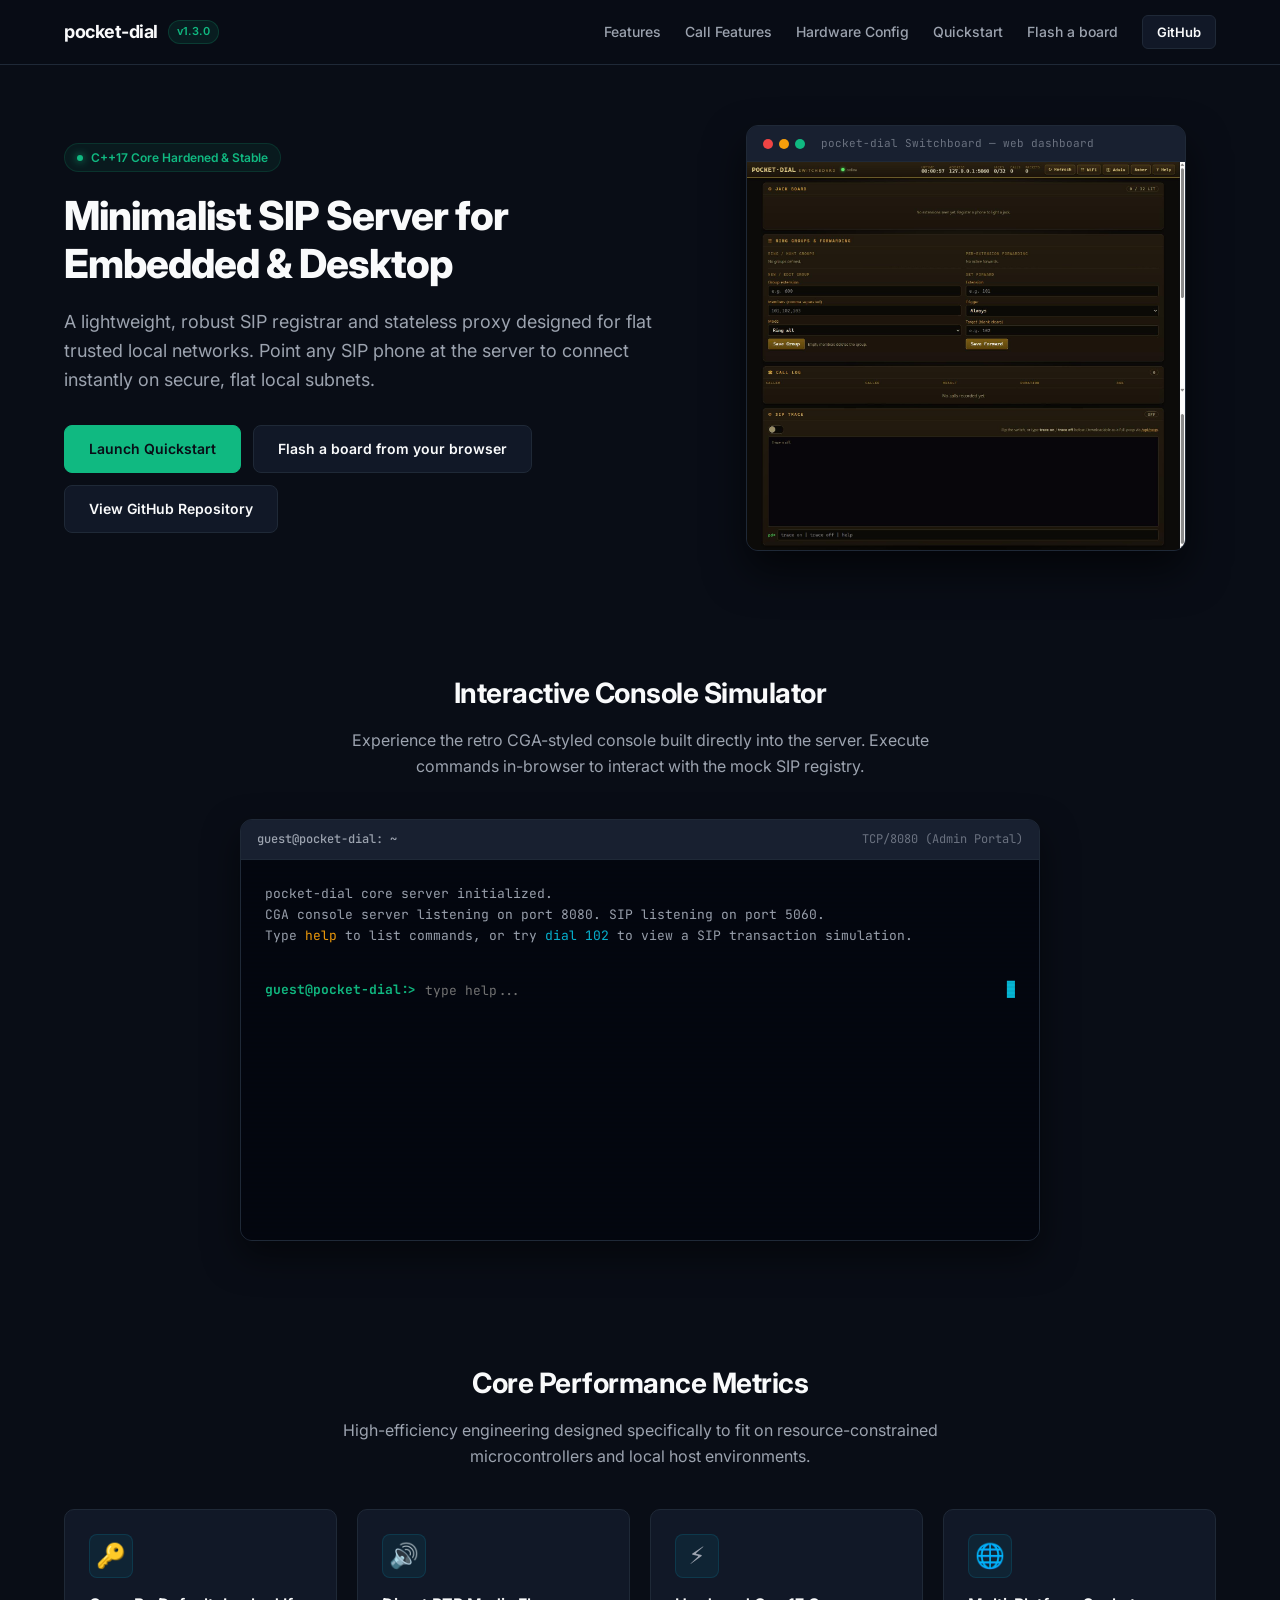
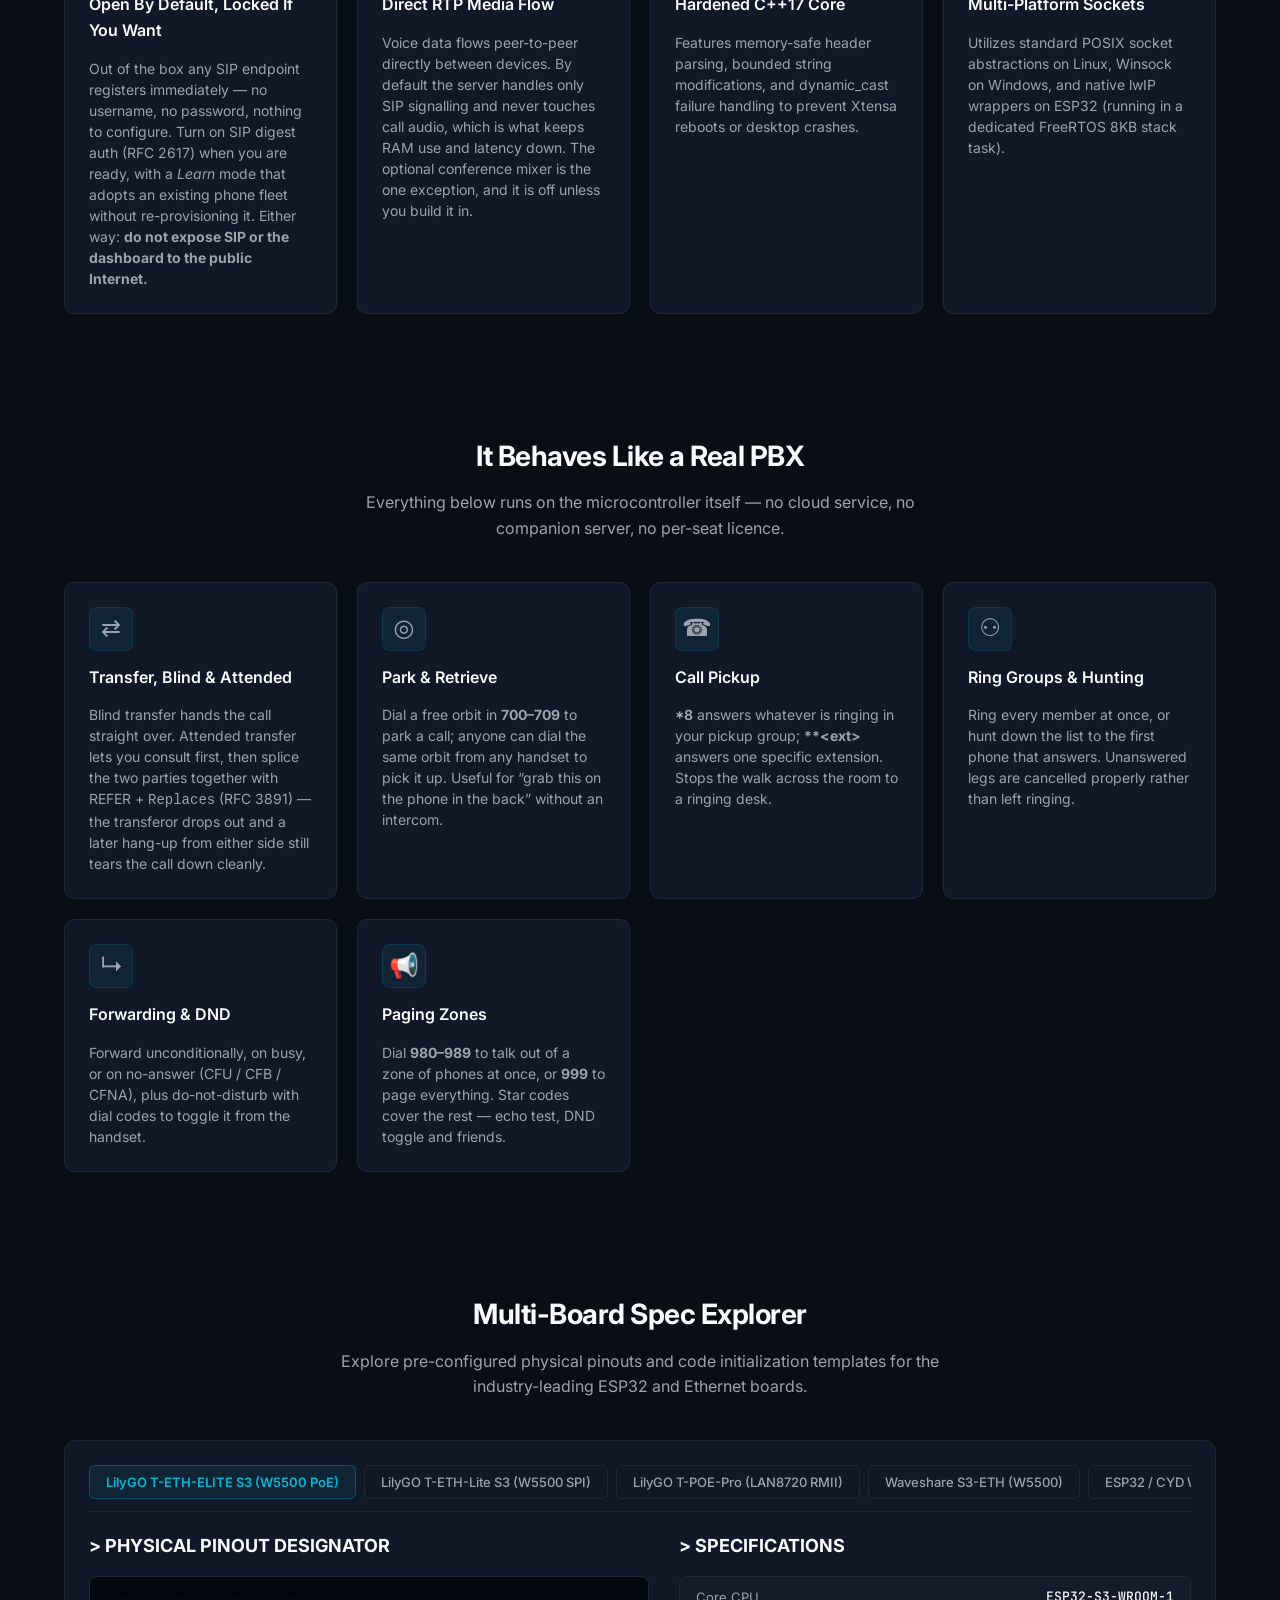
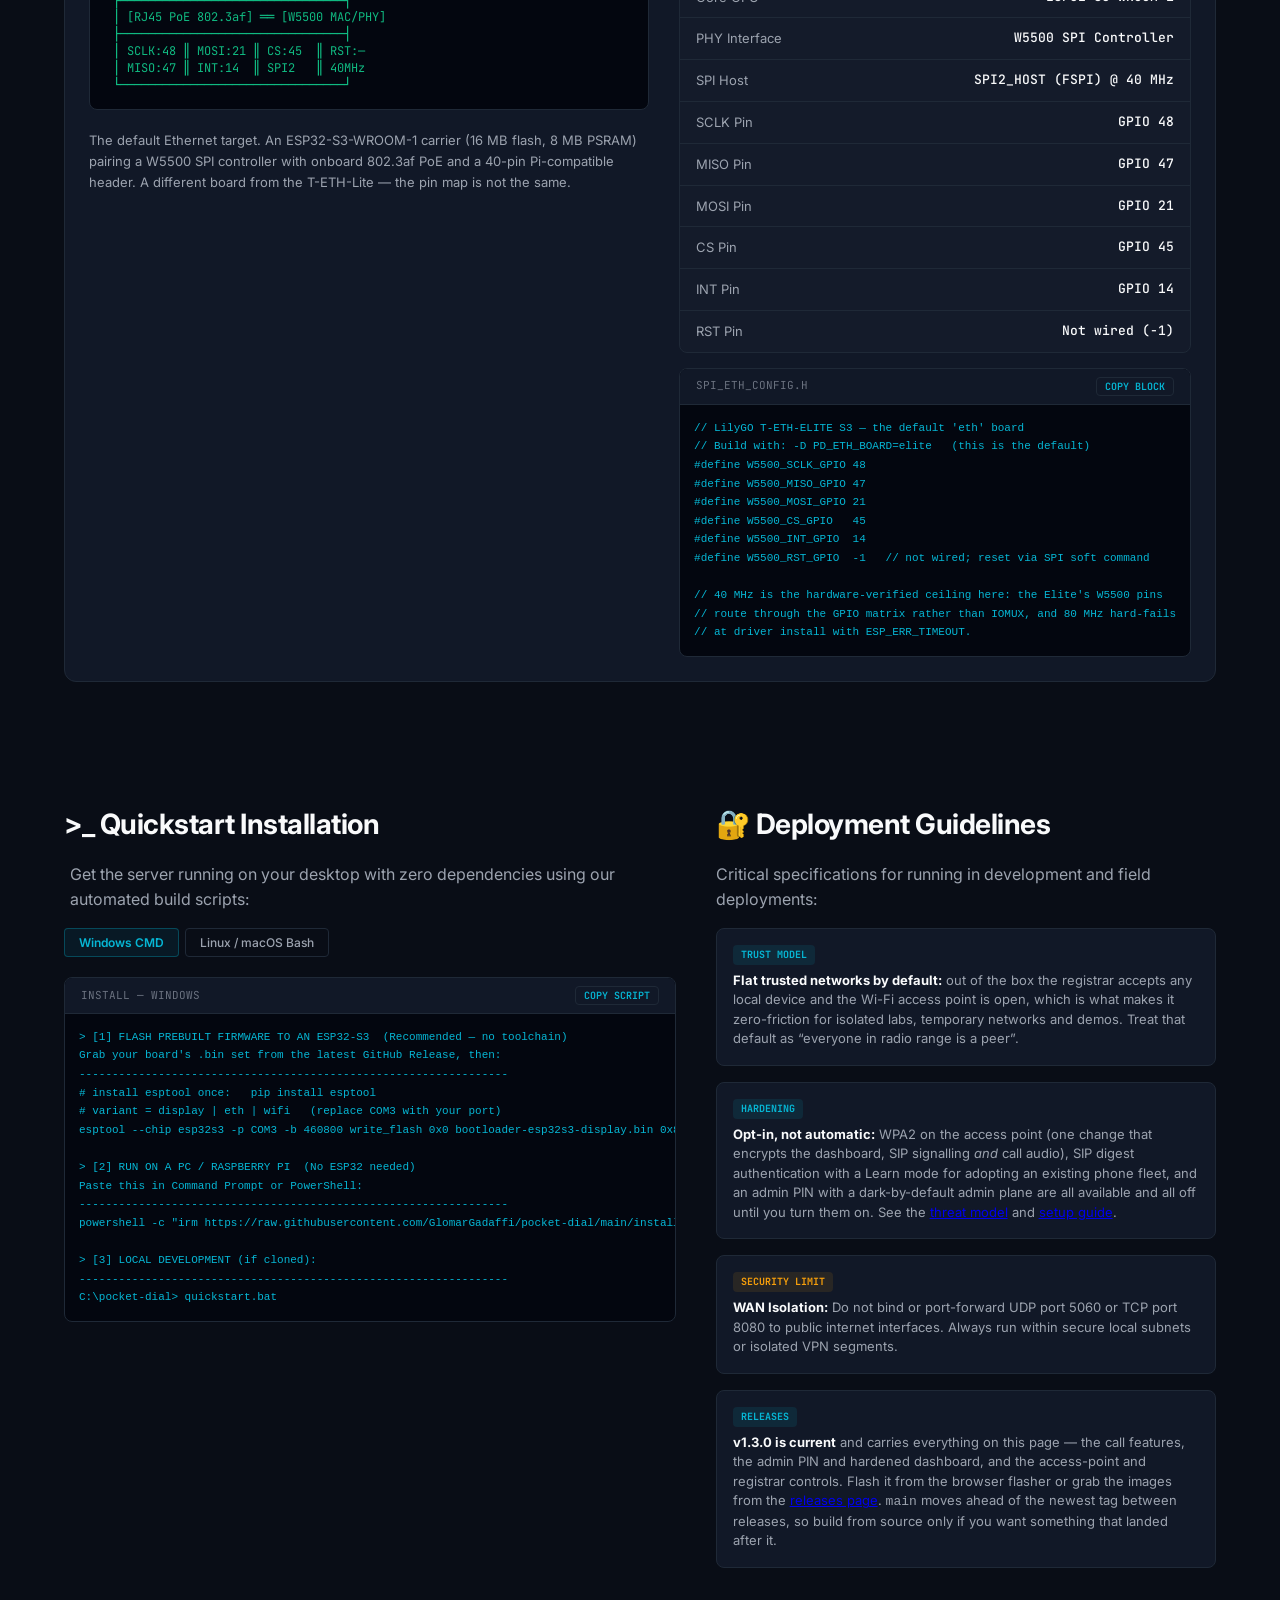
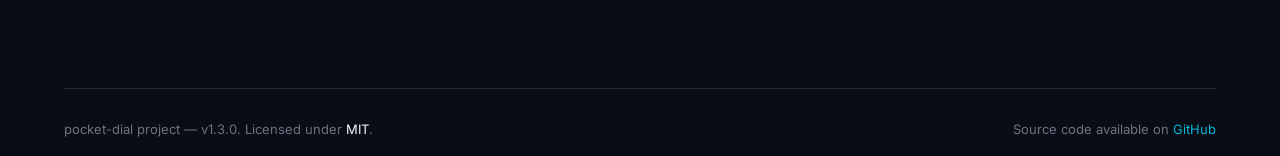
<file: docs/index.html>
<!DOCTYPE html>
<html lang="en">
<head>
    <meta charset="UTF-8">
    <meta name="viewport" content="width=device-width, initial-scale=1.0">
    <title>pocket-dial | Minimalist C++17 SIP Server for ESP32 & Desktop</title>
    <meta name="description" content="A lightweight C++17 SIP registrar & stateless proxy for ESP32 (WiFi/Ethernet) and Desktop. Bypasses credential checks for flat trusted local networks.">
    <meta name="keywords" content="SIP, VoIP, ESP32, ESP32-S3, C++17, SIP Registrar, PBX, LilyGO, W5500, LAN8720, network engineering">
    
    <!-- Modern Readable Typography -->
    <link rel="preconnect" href="https://fonts.googleapis.com">
    <link rel="preconnect" href="https://fonts.gstatic.com" crossorigin>
    <link href="https://fonts.googleapis.com/css2?family=Inter:wght@300;400;500;600;700&family=JetBrains+Mono:wght@400;500;600&display=swap" rel="stylesheet">
    
    <link rel="stylesheet" href="style.css">
</head>
<body>

    <!-- Minimal Header Navigation -->
    <header class="nav-bar">
        <div class="nav-container">
            <div class="brand">
                <span class="logo">pocket-dial</span>
                <span class="version-badge">v1.3.0</span>
            </div>
            <nav class="nav-links">
                <a href="#features" class="nav-link">Features</a>
                <a href="#telephony" class="nav-link">Call Features</a>
                <a href="#hardware" class="nav-link">Hardware Config</a>
                <a href="#quickstart" class="nav-link">Quickstart</a>
                <a href="flasher/" class="nav-link">Flash a board</a>
                <a href="https://github.com/GlomarGadaffi/pocket-dial" target="_blank" class="nav-btn">GitHub</a>
            </nav>
        </div>
    </header>

    <div class="wrapper">
        
        <!-- HERO SECTION -->
        <section class="hero-section">
            <div class="hero-text-block">
                <div class="status-indicator">
                    <span class="pulse-dot"></span>
                    <span>C++17 Core Hardened & Stable</span>
                </div>
                <!-- docs/index.html: Issue #27 resolved. -->
                <h1 class="hero-title">Minimalist SIP Server for Embedded & Desktop</h1>
                <p class="hero-subtitle">
                    A lightweight, robust SIP registrar and stateless proxy designed for flat trusted local networks. Point any SIP phone at the server to connect instantly on secure, flat local subnets.
                </p>
                <div class="hero-actions">
                    <a href="#quickstart" class="btn btn-primary">Launch Quickstart</a>
                    <a href="flasher/" class="btn btn-secondary">Flash a board from your browser</a>
                    <a href="https://github.com/GlomarGadaffi/pocket-dial" target="_blank" class="btn btn-secondary">View GitHub Repository</a>
                </div>
            </div>

            <!-- Sleek Screenshot Showcase Card -->
            <div class="screenshot-showcase-container">
                <div class="showcase-card">
                    <div class="card-title-bar">
                        <span class="dot red"></span>
                        <span class="dot yellow"></span>
                        <span class="dot green"></span>
                        <span class="card-title-text">pocket-dial Switchboard — web dashboard</span>
                    </div>
                    <img src="screenshot.png" alt="The pocket-dial Switchboard web dashboard: jack board, ring groups and forwarding, and the call log" class="showcase-img" width="1512" height="1341" decoding="async">
                </div>
            </div>
        </section>

        <!-- INTERACTIVE RETRO TERMINAL EMULATOR -->
        <section class="terminal-section">
            <div class="section-header-block">
                <h2 class="section-title">Interactive Console Simulator</h2>
                <p class="section-desc">
                    Experience the retro CGA-styled console built directly into the server. Execute commands in-browser to interact with the mock SIP registry.
                </p>
            </div>

            <div class="modern-terminal-wrapper">
                <div class="terminal-header-bar">
                    <div class="term-tabs">
                        <span class="term-tab active">guest@pocket-dial: ~</span>
                    </div>
                    <span class="term-addr">TCP/8080 (Admin Portal)</span>
                </div>
                <div class="terminal-container-inner" id="terminal-screen">
                    <div class="terminal-body-content">
                        <div class="system-message">pocket-dial core server initialized.</div>
                        <div class="system-message">CGA console server listening on port 8080. SIP listening on port 5060.</div>
                        <div class="system-message">Type <span class="highlight-yellow">help</span> to list commands, or try <span class="highlight-cyan">dial 102</span> to view a SIP transaction simulation.</div>
                        <br>
                        <div class="terminal-output" id="terminal-output"></div>
                        <div class="terminal-input-line">
                            <span class="prompt">guest@pocket-dial:&gt;</span>
                            <input type="text" id="terminal-input" autocomplete="off" spellcheck="false" placeholder="type help...">
                            <span class="blinking-cursor">█</span>
                        </div>
                    </div>
                    <!-- Styled Scanline layer strictly inside terminal widget -->
                    <div class="term-scanlines"></div>
                </div>
            </div>
        </section>

        <!-- FEATURES SECTION -->
        <section id="features" class="features-section">
            <div class="section-header-block">
                <h2 class="section-title">Core Performance Metrics</h2>
                <p class="section-desc">
                    High-efficiency engineering designed specifically to fit on resource-constrained microcontrollers and local host environments.
                </p>
            </div>

            <div class="features-grid">
                <div class="feature-card">
                    <div class="card-icon">🔑</div>
                    <h3 class="feature-card-title">Open By Default, Locked If You Want</h3>
                    <p class="feature-card-text">
                        Out of the box any SIP endpoint registers immediately — no username, no password, nothing to configure. Turn on SIP digest auth (RFC&nbsp;2617) when you are ready, with a <em>Learn</em> mode that adopts an existing phone fleet without re-provisioning it. Either way: <strong>do not expose SIP or the dashboard to the public Internet.</strong>
                    </p>
                </div>
                <div class="feature-card">
                    <div class="card-icon">🔊</div>
                    <h3 class="feature-card-title">Direct RTP Media Flow</h3>
                    <p class="feature-card-text">
                        Voice data flows peer-to-peer directly between devices. By default the server handles only SIP signalling and never touches call audio, which is what keeps RAM use and latency down. The optional conference mixer is the one exception, and it is off unless you build it in.
                    </p>
                </div>
                <div class="feature-card">
                    <div class="card-icon">⚡</div>
                    <h3 class="feature-card-title">Hardened C++17 Core</h3>
                    <p class="feature-card-text">
                        Features memory-safe header parsing, bounded string modifications, and dynamic_cast failure handling to prevent Xtensa reboots or desktop crashes.
                    </p>
                </div>
                <div class="feature-card">
                    <div class="card-icon">🌐</div>
                    <h3 class="feature-card-title">Multi-Platform Sockets</h3>
                    <p class="feature-card-text">
                        Utilizes standard POSIX socket abstractions on Linux, Winsock on Windows, and native lwIP wrappers on ESP32 (running in a dedicated FreeRTOS 8KB stack task).
                    </p>
                </div>
            </div>
        </section>


        <!-- TELEPHONY FEATURES -->
        <section id="telephony" class="features-section">
            <div class="section-header-block">
                <h2 class="section-title">It Behaves Like a Real PBX</h2>
                <p class="section-desc">
                    Everything below runs on the microcontroller itself &mdash; no cloud service, no companion server, no per-seat licence.
                </p>
            </div>

            <div class="features-grid">
                <div class="feature-card">
                    <div class="card-icon">⇄</div>
                    <h3 class="feature-card-title">Transfer, Blind &amp; Attended</h3>
                    <p class="feature-card-text">
                        Blind transfer hands the call straight over. Attended transfer lets you consult first, then splice the two parties together with REFER + <code>Replaces</code> (RFC&nbsp;3891) &mdash; the transferor drops out and a later hang-up from either side still tears the call down cleanly.
                    </p>
                </div>
                <div class="feature-card">
                    <div class="card-icon">◎</div>
                    <h3 class="feature-card-title">Park &amp; Retrieve</h3>
                    <p class="feature-card-text">
                        Dial a free orbit in <strong>700&ndash;709</strong> to park a call; anyone can dial the same orbit from any handset to pick it up. Useful for &ldquo;grab this on the phone in the back&rdquo; without an intercom.
                    </p>
                </div>
                <div class="feature-card">
                    <div class="card-icon">☎</div>
                    <h3 class="feature-card-title">Call Pickup</h3>
                    <p class="feature-card-text">
                        <strong>*8</strong> answers whatever is ringing in your pickup group; <strong>**&lt;ext&gt;</strong> answers one specific extension. Stops the walk across the room to a ringing desk.
                    </p>
                </div>
                <div class="feature-card">
                    <div class="card-icon">⚇</div>
                    <h3 class="feature-card-title">Ring Groups &amp; Hunting</h3>
                    <p class="feature-card-text">
                        Ring every member at once, or hunt down the list to the first phone that answers. Unanswered legs are cancelled properly rather than left ringing.
                    </p>
                </div>
                <div class="feature-card">
                    <div class="card-icon">↳</div>
                    <h3 class="feature-card-title">Forwarding &amp; DND</h3>
                    <p class="feature-card-text">
                        Forward unconditionally, on busy, or on no-answer (CFU / CFB / CFNA), plus do-not-disturb with dial codes to toggle it from the handset.
                    </p>
                </div>
                <div class="feature-card">
                    <div class="card-icon">📢</div>
                    <h3 class="feature-card-title">Paging Zones</h3>
                    <p class="feature-card-text">
                        Dial <strong>980&ndash;989</strong> to talk out of a zone of phones at once, or <strong>999</strong> to page everything. Star codes cover the rest &mdash; echo test, DND toggle and friends.
                    </p>
                </div>
            </div>
        </section>

        <!-- HARDWARE MATRIX EXPLORER -->
        <section id="hardware" class="hardware-section">
            <div class="section-header-block">
                <h2 class="section-title">Multi-Board Spec Explorer</h2>
                <p class="section-desc">
                    Explore pre-configured physical pinouts and code initialization templates for the industry-leading ESP32 and Ethernet boards.
                </p>
            </div>

            <div class="hardware-box">
                <div class="board-tabs-bar">
                    <button class="board-tab active" data-board="t-eth-elite">LilyGO T-ETH-ELITE S3 (W5500 PoE)</button>
                    <button class="board-tab" data-board="t-eth-lite">LilyGO T-ETH-Lite S3 (W5500 SPI)</button>
                    <button class="board-tab" data-board="t-poe-pro">LilyGO T-POE-Pro (LAN8720 RMII)</button>
                    <button class="board-tab" data-board="waveshare-poe">Waveshare S3-ETH (W5500)</button>
                    <button class="board-tab" data-board="standard-wifi">ESP32 / CYD Wi-Fi AP (Wireless)</button>
                </div>

                <div class="board-display-grid" id="board-info-container">
                    <!-- Dynamic hardware details populated by app.js -->
                </div>
            </div>
        </section>

        <!-- QUICKSTART & SECURITY ARCHITECTURE -->
        <section id="quickstart" class="specs-section">
            <div class="specs-grid">
                
                <!-- Quickstarts -->
                <div class="spec-block">
                    <h2 class="section-title">&gt;_ Quickstart Installation</h2>
                    <p class="section-desc">Get the server running on your desktop with zero dependencies using our automated build scripts:</p>
                    
                    <div class="tab-group-os">
                        <button class="os-tab active" data-os="win">Windows CMD</button>
                        <button class="os-tab" data-os="nix">Linux / macOS Bash</button>
                    </div>

                    <div class="code-box-container" id="os-code-box">
                        <!-- Populated by app.js -->
                    </div>
                </div>

                <!-- Technical Notes -->
                <div class="spec-block">
                    <h2 class="section-title">🔐 Deployment Guidelines</h2>
                    <p class="section-desc">Critical specifications for running in development and field deployments:</p>
                    
                    <div class="security-list">
                        <div class="sec-item">
                            <span class="badge badge-trust">TRUST MODEL</span>
                            <p><strong>Flat trusted networks by default:</strong> out of the box the registrar accepts any local device and the Wi-Fi access point is open, which is what makes it zero-friction for isolated labs, temporary networks and demos. Treat that default as &ldquo;everyone in radio range is a peer&rdquo;.</p>
                        </div>
                        <div class="sec-item">
                            <span class="badge badge-trust">HARDENING</span>
                            <p><strong>Opt-in, not automatic:</strong> WPA2 on the access point (one change that encrypts the dashboard, SIP signalling <em>and</em> call audio), SIP digest authentication with a Learn mode for adopting an existing phone fleet, and an admin PIN with a dark-by-default admin plane are all available and all off until you turn them on. See the <a href="https://github.com/GlomarGadaffi/pocket-dial/blob/main/docs/THREAT_MODEL.md">threat model</a> and <a href="https://github.com/GlomarGadaffi/pocket-dial/blob/main/docs/SETUP_GUIDE.md">setup guide</a>.</p>
                        </div>
                        <div class="sec-item">
                            <span class="badge badge-warning">SECURITY LIMIT</span>
                            <p><strong>WAN Isolation:</strong> Do not bind or port-forward UDP port 5060 or TCP port 8080 to public internet interfaces. Always run within secure local subnets or isolated VPN segments.</p>
                        </div>
                        <div class="sec-item">
                            <span class="badge badge-trust">RELEASES</span>
                            <p><strong>v1.3.0 is current</strong> and carries everything on this page &mdash; the call features, the admin PIN and hardened dashboard, and the access-point and registrar controls. Flash it from the browser flasher or grab the images from the <a href="https://github.com/GlomarGadaffi/pocket-dial/releases" target="_blank" rel="noreferrer">releases page</a>. <code>main</code> moves ahead of the newest tag between releases, so build from source only if you want something that landed after it.</p>
                        </div>
                    </div>
                </div>

            </div>
        </section>

        <!-- MINIMAL FOOTER -->
        <footer class="system-footer">
            <div class="footer-columns">
                <div>pocket-dial project — v1.3.0. Licensed under <span class="highlight-white">MIT</span>.</div>
                <div>Source code available on <a href="https://github.com/GlomarGadaffi/pocket-dial" target="_blank" class="footer-link">GitHub</a></div>
            </div>
        </footer>

    </div>

    <!-- Scripts -->
    <script src="app.js"></script>
</body>
</html>
</file>
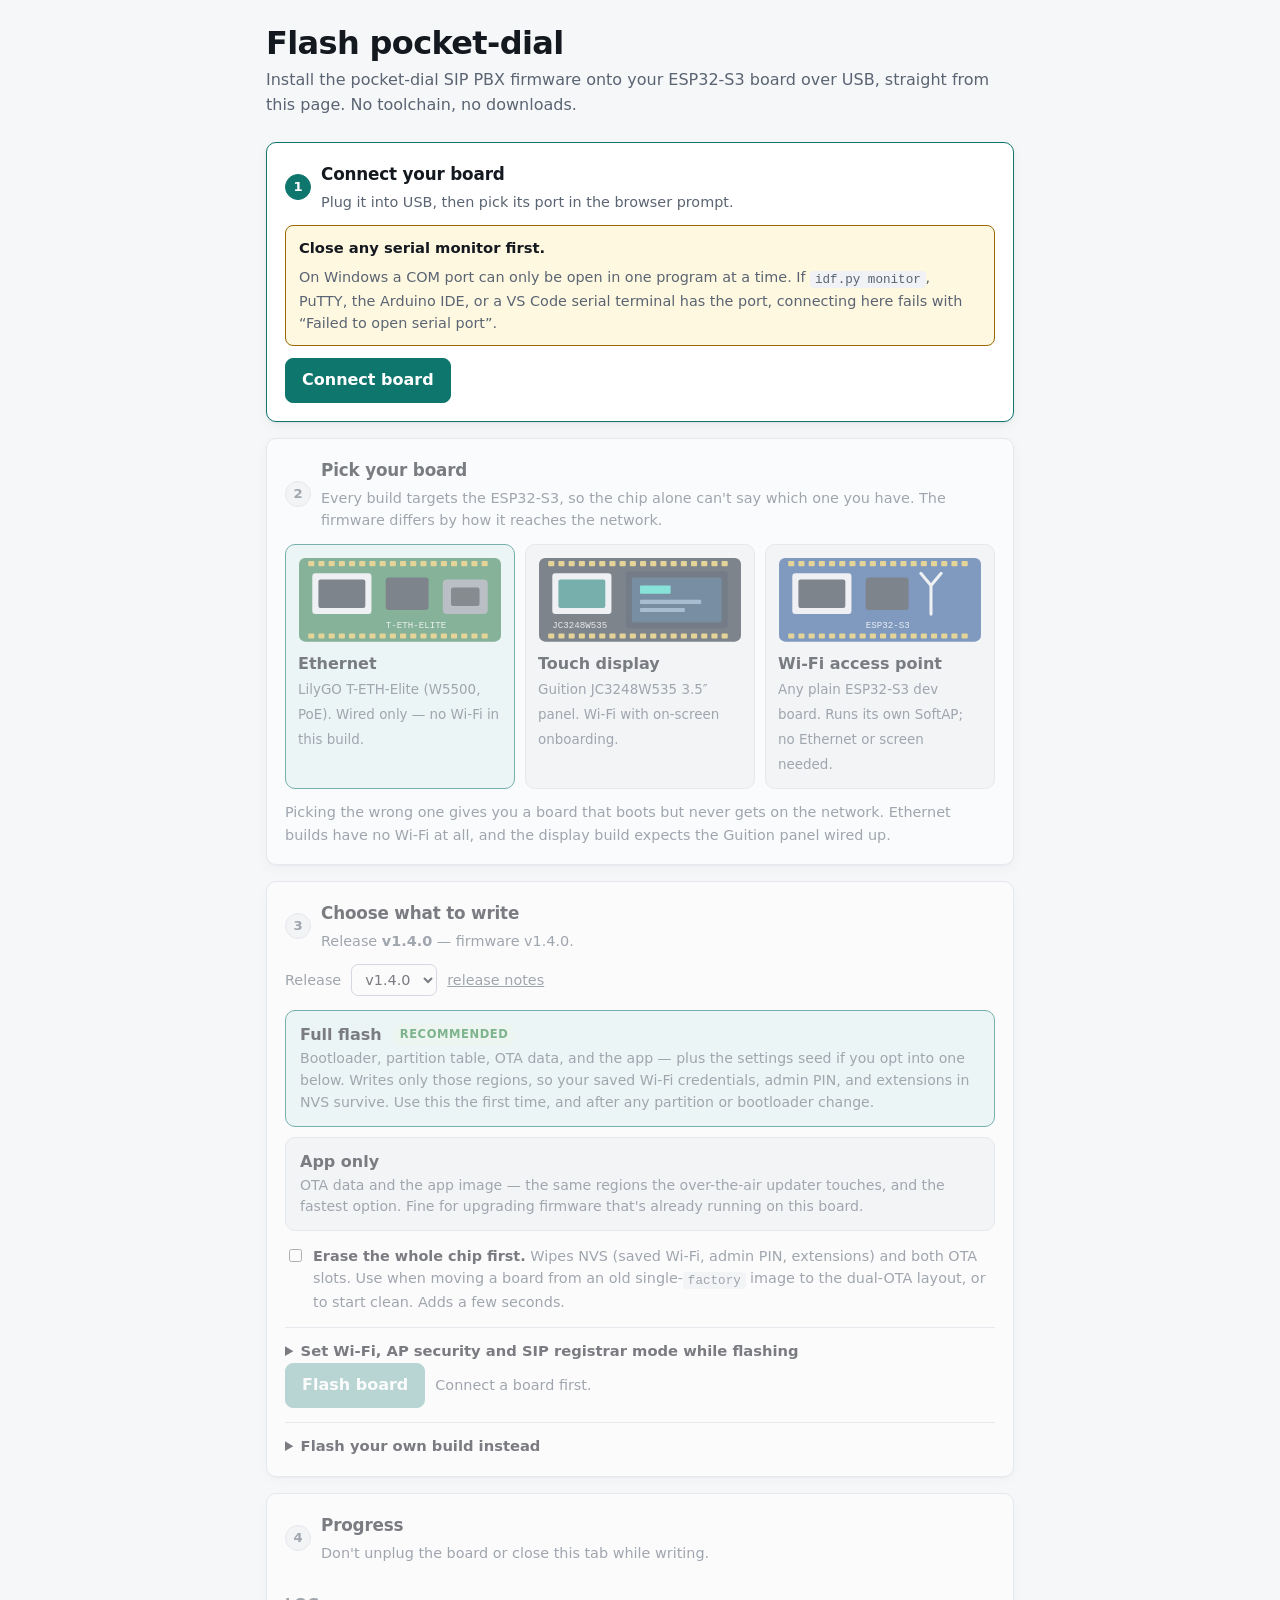
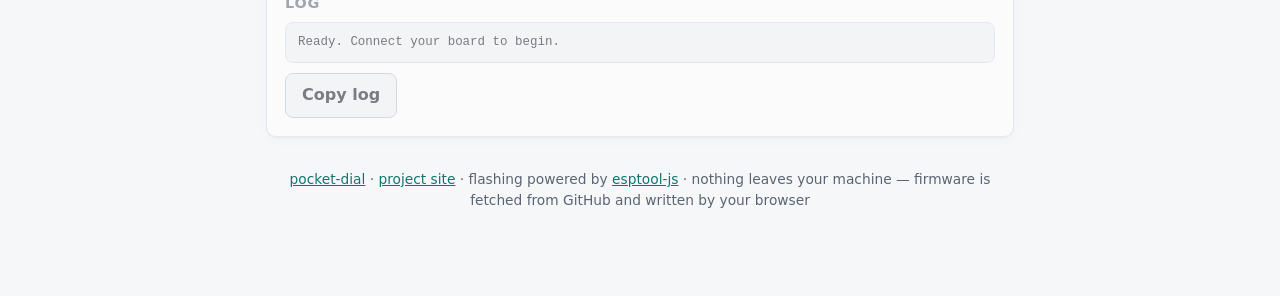
<file: docs/flasher/index.html>
<!doctype html>
<html lang="en">
<head>
<meta charset="utf-8">
<meta name="viewport" content="width=device-width, initial-scale=1">
<title>Flash pocket-dial</title>
<meta name="description" content="Install the pocket-dial SIP PBX firmware onto an ESP32-S3 board straight from your browser over USB. No toolchain needed.">
<style>
:root {
  color-scheme: light dark;

  --bg: #f6f7f9;
  --surface: #ffffff;
  --surface-2: #f0f2f5;
  --border: #d8dce3;
  --border-strong: #b9c0cb;
  --text: #14181f;
  --text-dim: #5a6472;
  --accent: #0f766e;
  --accent-text: #ffffff;
  --accent-dim: #e3f4f2;
  --ok: #1a7f37;
  --ok-bg: #e6f4ea;
  --warn: #9a6700;
  --warn-bg: #fff8e1;
  --err: #cf222e;
  --err-bg: #ffebe9;
  --mono: ui-monospace, SFMono-Regular, "SF Mono", Menlo, Consolas, "Liberation Mono", monospace;
  --radius: 10px;
  --shadow: 0 1px 2px rgba(16, 22, 30, .06), 0 4px 12px rgba(16, 22, 30, .05);
}

@media (prefers-color-scheme: dark) {
  :root:not([data-theme="light"]) {
    --bg: #0d1117;
    --surface: #161b22;
    --surface-2: #1c232c;
    --border: #2d353f;
    --border-strong: #3d4650;
    --text: #e6edf3;
    --text-dim: #9aa4b2;
    --accent: #2dd4bf;
    --accent-text: #06201d;
    --accent-dim: #113330;
    --ok: #5fd377;
    --ok-bg: #12261a;
    --warn: #e3b341;
    --warn-bg: #2b2312;
    --err: #ff7b72;
    --err-bg: #2d1615;
    --shadow: 0 1px 2px rgba(0, 0, 0, .4), 0 4px 14px rgba(0, 0, 0, .3);
  }
}

* { box-sizing: border-box; }

body {
  margin: 0;
  background: var(--bg);
  color: var(--text);
  font: 16px/1.55 system-ui, -apple-system, "Segoe UI", Roboto, "Helvetica Neue", Arial, sans-serif;
  -webkit-text-size-adjust: 100%;
}

.wrap { max-width: 780px; margin: 0 auto; padding: 24px 16px 72px; }

header { margin-bottom: 24px; }
h1 { font-size: clamp(1.5rem, 4vw, 2rem); line-height: 1.2; margin: 0 0 6px; letter-spacing: -.02em; }
.sub { color: var(--text-dim); margin: 0; }

h2 { font-size: 1.05rem; margin: 0 0 4px; letter-spacing: -.01em; }
h3 { font-size: .9rem; margin: 0 0 8px; text-transform: uppercase; letter-spacing: .06em; color: var(--text-dim); }

.card {
  background: var(--surface);
  border: 1px solid var(--border);
  border-radius: var(--radius);
  padding: 18px;
  margin-bottom: 16px;
  box-shadow: var(--shadow);
}
.card > :last-child { margin-bottom: 0; }

.step-head { display: flex; align-items: baseline; gap: 10px; margin-bottom: 12px; }
.step-num {
  flex: none;
  width: 26px; height: 26px;
  border-radius: 50%;
  background: var(--surface-2);
  border: 1px solid var(--border);
  color: var(--text-dim);
  font-size: .82rem; font-weight: 600;
  display: grid; place-items: center;
  align-self: center;
}
.card[data-state="active"] { border-color: var(--accent); }
.card[data-state="active"] .step-num { background: var(--accent); border-color: var(--accent); color: var(--accent-text); }
.card[data-state="done"] .step-num { background: var(--ok-bg); border-color: var(--ok); color: var(--ok); }
.card[data-state="done"] .step-num::after { content: "\2713"; }
.card[data-state="done"] .step-num > span { display: none; }
.card[aria-disabled="true"] { opacity: .55; }
.card[aria-disabled="true"] button { pointer-events: none; }

p { margin: 0 0 12px; }
.muted { color: var(--text-dim); font-size: .9rem; }
code, kbd { font-family: var(--mono); font-size: .875em; background: var(--surface-2); padding: .12em .38em; border-radius: 4px; }
a { color: var(--accent); }

button {
  font: inherit;
  font-weight: 550;
  padding: 9px 16px;
  border-radius: 8px;
  border: 1px solid var(--border-strong);
  background: var(--surface-2);
  color: var(--text);
  cursor: pointer;
  transition: filter .12s ease;
}
button:hover:not(:disabled) { filter: brightness(1.06); }
button:active:not(:disabled) { filter: brightness(.94); }
button:focus-visible { outline: 2px solid var(--accent); outline-offset: 2px; }
button:disabled { opacity: .5; cursor: not-allowed; }
button.primary { background: var(--accent); border-color: var(--accent); color: var(--accent-text); }

select {
  font: inherit; font-size: .9rem;
  padding: 6px 9px; border-radius: 7px;
  border: 1px solid var(--border-strong);
  background: var(--surface); color: var(--text);
  max-width: 100%;
}

.row { display: flex; flex-wrap: wrap; gap: 10px; align-items: center; }

dl.facts { display: grid; grid-template-columns: auto 1fr; gap: 6px 16px; margin: 0; font-size: .92rem; }
dl.facts dt { color: var(--text-dim); }
dl.facts dd { margin: 0; font-family: var(--mono); font-size: .86rem; word-break: break-all; }

/* Variant picker */
.variants { display: grid; gap: 10px; grid-template-columns: 1fr; margin-bottom: 12px; }
@media (min-width: 620px) { .variants { grid-template-columns: 1fr 1fr 1fr; } }

.variant {
  position: relative;
  display: block;
  border: 1px solid var(--border);
  border-radius: var(--radius);
  padding: 12px;
  background: var(--surface-2);
  cursor: pointer;
}
.variant:has(input:checked) { border-color: var(--accent); background: var(--accent-dim); }
.variant:has(input:focus-visible) { outline: 2px solid var(--accent); outline-offset: 2px; }
.variant input { position: absolute; opacity: 0; pointer-events: none; }
.variant svg { display: block; width: 100%; height: auto; border-radius: 6px; margin-bottom: 10px; }
.variant .vname { font-weight: 600; display: block; }
.variant .vdesc { color: var(--text-dim); font-size: .84rem; }
.variant[data-missing="1"] { opacity: .55; }
.badge {
  display: inline-block;
  font-size: .72rem; font-weight: 600;
  text-transform: uppercase; letter-spacing: .05em;
  padding: 2px 7px; border-radius: 20px;
  background: var(--ok-bg); color: var(--ok);
  vertical-align: 2px; margin-left: 6px;
}
.badge.warn { background: var(--warn-bg); color: var(--warn); }

/* Mode picker */
.modes { display: grid; gap: 10px; margin-bottom: 14px; }
.mode {
  display: block;
  border: 1px solid var(--border);
  border-radius: var(--radius);
  padding: 12px 14px;
  background: var(--surface-2);
  cursor: pointer;
}
.mode:has(input:checked) { border-color: var(--accent); background: var(--accent-dim); }
.mode:has(input:focus-visible) { outline: 2px solid var(--accent); outline-offset: 2px; }
.mode input { position: absolute; opacity: 0; pointer-events: none; }
.mode .mname { font-weight: 600; }
.mode .mdesc { color: var(--text-dim); font-size: .88rem; }

.check { display: flex; gap: 8px; align-items: flex-start; font-size: .9rem; margin-bottom: 14px; }
.check input { margin-top: 4px; }

/* Progress */
.parts { display: grid; gap: 8px; margin: 14px 0; }
.part { font-size: .88rem; }
.part-top { display: flex; justify-content: space-between; gap: 12px; margin-bottom: 3px; }
.part-name { font-family: var(--mono); font-size: .82rem; }
.part-pct { color: var(--text-dim); font-variant-numeric: tabular-nums; }
.bar { height: 6px; border-radius: 3px; background: var(--surface-2); overflow: hidden; border: 1px solid var(--border); }
.bar > i { display: block; height: 100%; width: 0; background: var(--accent); transition: width .15s linear; }
.part[data-done="1"] .bar > i { background: var(--ok); }

/* Log */
.log {
  font-family: var(--mono);
  font-size: .78rem;
  line-height: 1.5;
  background: var(--surface-2);
  border: 1px solid var(--border);
  border-radius: 8px;
  padding: 10px 12px;
  max-height: 260px;
  overflow: auto;
  white-space: pre-wrap;
  word-break: break-word;
  margin: 0;
}
.log:empty::after { content: "(nothing yet)"; color: var(--text-dim); }
.log .e { color: var(--err); }
.log .w { color: var(--warn); }
.log .k { color: var(--ok); }

/* Notices */
.notice { border-radius: 8px; padding: 11px 13px; margin-bottom: 12px; font-size: .92rem; border: 1px solid; }
.notice > :last-child { margin-bottom: 0; }
.notice.info { background: var(--accent-dim); border-color: var(--accent); }
.notice.warn { background: var(--warn-bg); border-color: var(--warn); }
.notice.err  { background: var(--err-bg);  border-color: var(--err); }
.notice.ok   { background: var(--ok-bg);   border-color: var(--ok); }

details { border-top: 1px solid var(--border); padding-top: 12px; margin-top: 14px; }
details summary { cursor: pointer; font-weight: 550; font-size: .92rem; }
details[open] summary { margin-bottom: 10px; }

input[type="file"] { font: inherit; font-size: .88rem; max-width: 100%; }
input[type="text"], input[type="password"] {
  font: inherit; font-family: var(--mono); font-size: .88rem;
  padding: 7px 9px; border-radius: 7px;
  border: 1px solid var(--border-strong);
  background: var(--surface); color: var(--text);
  width: 8em;
}
/* The 8em default suits the hex offset boxes in the local-build panel; the
   seed panel's passphrase and SSID boxes need room for 63 characters. */
input.wide { width: 22em; max-width: 100%; }

/* Flash-time configuration seed panel */
fieldset.seed { border: 0; padding: 0; margin: 0 0 4px; min-width: 0; }
fieldset.seed:disabled { opacity: .5; }
.field { display: flex; flex-wrap: wrap; gap: 10px; align-items: center; margin-bottom: 10px; }
.field > label:first-child { min-width: 10.5em; font-size: .9rem; }
.field .hint { flex-basis: 100%; margin: -4px 0 0; }
.psk-out {
  font-family: var(--mono); font-size: 1rem; font-weight: 600;
  letter-spacing: .04em; word-break: break-all;
  background: var(--surface); border: 1px solid var(--border-strong);
  border-radius: 7px; padding: 6px 9px; display: inline-block;
}

.hidden { display: none !important; }

.local-part { display: flex; flex-wrap: wrap; gap: 10px; align-items: center; margin-bottom: 10px; }

footer { color: var(--text-dim); font-size: .86rem; text-align: center; margin-top: 32px; }

@media (prefers-reduced-motion: reduce) {
  * { transition: none !important; }
}
</style>
</head>
<body>
<div class="wrap">

<header>
  <h1>Flash pocket-dial</h1>
  <p class="sub">Install the pocket-dial SIP PBX firmware onto your ESP32-S3 board over USB, straight from this page. No toolchain, no downloads.</p>
</header>

<!-- Unsupported browser gate -->
<div id="unsupported" class="notice err hidden">
  <p><strong>This browser can't talk to serial devices.</strong></p>
  <p>Flashing needs the <a href="https://developer.mozilla.org/docs/Web/API/Web_Serial_API" rel="noreferrer">Web Serial API</a>, which today only <strong>Chrome, Edge, and Opera on desktop</strong> support — Firefox, Safari, and all mobile browsers do not.</p>
  <p id="unsupported-why" class="muted"></p>
  <p style="margin-bottom:0">Open this page in Chrome or Edge on a desktop, or flash from the command line with the <a href="https://github.com/GlomarGadaffi/pocket-dial/blob/main/docs/FLASHING.md">esptool instructions in FLASHING.md</a>.</p>
</div>

<div id="app">

  <!-- Step 1: connect -->
  <section class="card" id="step-connect" data-state="active">
    <div class="step-head">
      <div class="step-num"><span>1</span></div>
      <div>
        <h2>Connect your board</h2>
        <p class="muted" style="margin:0">Plug it into USB, then pick its port in the browser prompt.</p>
      </div>
    </div>

    <div class="notice warn">
      <p style="margin-bottom:6px"><strong>Close any serial monitor first.</strong></p>
      <p class="muted" style="margin-bottom:0">On Windows a COM port can only be open in one program at a time. If <code>idf.py monitor</code>, PuTTY, the Arduino IDE, or a VS Code serial terminal has the port, connecting here fails with &ldquo;Failed to open serial port&rdquo;.</p>
    </div>

    <div class="row">
      <button id="btn-connect" class="primary">Connect board</button>
      <button id="btn-disconnect" class="hidden">Disconnect</button>
      <span id="connect-status" class="muted"></span>
    </div>

    <div id="chip-info" class="hidden" style="margin-top:14px">
      <h3>Board</h3>
      <dl class="facts">
        <dt>Chip</dt><dd id="fact-chip">&mdash;</dd>
        <dt>MAC</dt><dd id="fact-mac">&mdash;</dd>
        <dt>Flash</dt><dd id="fact-flash">&mdash;</dd>
        <dt>Installed</dt><dd id="fact-version">&mdash;</dd>
      </dl>
    </div>
  </section>

  <!-- Step 2: variant -->
  <section class="card" id="step-variant" aria-disabled="true">
    <div class="step-head">
      <div class="step-num"><span>2</span></div>
      <div>
        <h2>Pick your board</h2>
        <p class="muted" style="margin:0" id="detect-summary">Every build targets the ESP32-S3, so the chip alone can't say which one you have. The firmware differs by how it reaches the network.</p>
      </div>
    </div>

    <div id="detect-notice"></div>

    <div class="variants" id="variants" role="radiogroup" aria-label="Firmware variant"></div>
    <p class="muted" style="margin-bottom:0">Picking the wrong one gives you a board that boots but never gets on the network. Ethernet builds have no Wi-Fi at all, and the display build expects the Guition panel wired up.</p>
  </section>

  <!-- Step 3: what to flash -->
  <section class="card" id="step-mode" aria-disabled="true">
    <div class="step-head">
      <div class="step-num"><span>3</span></div>
      <div>
        <h2>Choose what to write</h2>
        <p class="muted" style="margin:0" id="release-line">Loading releases&hellip;</p>
      </div>
    </div>

    <div id="release-notice"></div>

    <div class="row" id="release-row" style="margin-bottom:14px">
      <label for="release-select" class="muted">Release</label>
      <select id="release-select" aria-label="Release to flash"></select>
      <a id="release-link" class="muted" href="#" rel="noreferrer" target="_blank">release notes</a>
    </div>

    <div class="modes" id="modes" role="radiogroup" aria-label="Flash mode">
      <label class="mode">
        <input type="radio" name="mode" value="full" checked>
        <span class="mname">Full flash</span>
        <span class="badge">Recommended</span>
        <div class="mdesc">Bootloader, partition table, OTA data, and the app &mdash; plus the settings seed if you opt into one below. Writes only those regions, so your saved Wi-Fi credentials, admin PIN, and extensions in NVS survive. Use this the first time, and after any partition or bootloader change.</div>
      </label>
      <label class="mode">
        <input type="radio" name="mode" value="app">
        <span class="mname">App only</span>
        <div class="mdesc">OTA data and the app image &mdash; the same regions the over-the-air updater touches, and the fastest option. Fine for upgrading firmware that's already running on this board.</div>
      </label>
    </div>

    <label class="check">
      <input type="checkbox" id="erase-all">
      <span><strong>Erase the whole chip first.</strong> <span class="muted">Wipes NVS (saved Wi-Fi, admin PIN, extensions) and both OTA slots. Use when moving a board from an old single-<code>factory</code> image to the dual-OTA layout, or to start clean. Adds a few seconds.</span></span>
    </label>

    <!-- Flash-time configuration seed. Collapsed and opted out by default:
         the common case is "reflash this board, leave its settings alone". -->
    <details id="seed-details">
      <summary>Set Wi-Fi, AP security and SIP registrar mode while flashing</summary>

      <p class="muted">Writes a small settings blob to the board's <code>cfgseed</code> partition. The firmware reads it
        once on the next boot, copies what's flagged into NVS, and then ignores it until the flasher writes a newer one.
        This is the only way to hand a passphrase to the headless <em>Ethernet</em> and <em>Wi-Fi access point</em> builds,
        which have no screen to show one on &mdash; and, today, the only way to set the SIP registrar's admission mode on
        any board before its first boot.</p>

      <label class="check">
        <input type="checkbox" id="seed-enable">
        <span><strong>Apply these settings to the board.</strong>
          <span class="muted">Leave this unchecked &mdash; the default &mdash; and <strong>nothing at all is written to
          <code>cfgseed</code></strong>, so the board keeps whatever it is already configured with. That is what makes it
          safe to reflash a board you have already set up.</span></span>
      </label>

      <fieldset class="seed" id="seed-fields" disabled>
        <!-- The fieldset groups the controls the checkbox above governs, so it
             needs a legend; it would only repeat the summary visually, so it is
             positioned off-screen rather than hidden (display:none would take it
             out of the accessibility tree too). -->
        <legend style="position:absolute;width:1px;height:1px;overflow:hidden;clip:rect(0 0 0 0)">Device settings to write</legend>

        <div class="field">
          <label for="seed-ap-secure">Access-point security</label>
          <select id="seed-ap-secure">
            <option value="keep" selected>Leave as is</option>
            <option value="on">WPA2 &mdash; passphrase required</option>
            <option value="off">Open &mdash; no passphrase</option>
          </select>
        </div>

        <div class="notice warn">
          <p style="margin-bottom:0"><strong>Switching the access point to WPA2 breaks every existing connection.</strong>
            <span class="muted">Phones, ATAs and laptops already associated with the open network cannot rejoin until each
            one is re-paired with the new passphrase. Write the passphrase down before you flash &mdash; on a headless board
            the only other copy is the serial log.</span></p>
        </div>

        <div class="field">
          <label for="seed-ap-psk">AP passphrase</label>
          <input type="text" id="seed-ap-psk" class="wide" autocomplete="off" autocapitalize="off"
                 spellcheck="false" aria-describedby="seed-psk-hint">
          <button type="button" id="btn-gen-psk">Generate</button>
          <p class="muted hint" id="seed-psk-hint">8&ndash;63 printable ASCII characters, the WPA2 limits. <em>Generate</em>
            makes a 20-character one from an alphabet with no <code>0</code>/<code>O</code>, <code>1</code>/<code>I</code>/<code>L</code>
            or <code>U</code>, because it gets read off a small screen and retyped into a phone. Leave it empty to keep the
            board's current passphrase.</p>
        </div>

        <div class="field">
          <label for="seed-wifi-mode">Wi-Fi mode</label>
          <select id="seed-wifi-mode">
            <option value="keep" selected>Leave as is</option>
            <option value="0">Captive portal (default)</option>
            <option value="1">Station &mdash; join an existing network</option>
            <option value="2">Standalone access point</option>
          </select>
        </div>

        <div id="seed-sta" class="hidden">
          <div class="field">
            <label for="seed-sta-ssid">Upstream SSID</label>
            <input type="text" id="seed-sta-ssid" class="wide" autocomplete="off" autocapitalize="off"
                   spellcheck="false" aria-describedby="seed-sta-hint">
          </div>
          <div class="field">
            <label for="seed-sta-pass">Upstream password</label>
            <input type="password" id="seed-sta-pass" class="wide" autocomplete="off" aria-describedby="seed-sta-hint">
            <p class="muted hint" id="seed-sta-hint">Optional. Leave the SSID empty to keep whichever network the board
              already has saved; leave the password empty for an open network.</p>
          </div>
        </div>

        <div class="field">
          <label for="seed-reg-mode">SIP registrar mode</label>
          <select id="seed-reg-mode" aria-describedby="seed-reg-hint">
            <option value="keep" selected>Leave as is</option>
            <option value="0">Open &mdash; any endpoint, no password</option>
            <option value="1">Learn &mdash; adopt phones on first sight</option>
            <option value="2">Secure &mdash; every REGISTER is authenticated</option>
          </select>
          <p class="muted hint" id="seed-reg-hint">Who is allowed to register as an extension. A board that has never been
            told otherwise runs in <strong>open</strong>, so on a fresh board <em>Leave as is</em> means open.
            <br><strong>Open:</strong> any endpoint on the network can register as any extension, with no credential. That is
            the current default. Fine on a bench, a lab or a classroom; not on a link anyone else shares.
            <br><strong>Learn:</strong> trust-on-first-use. An unknown device is adopted and locked to the extension it asked
            for by MAC address, while devices already secured are digest-enforced as usual. Meant for adopting a fleet of
            phones you already own, then turning off again.
            <br><strong>Secure:</strong> every REGISTER is digest-challenged, so an extension can only be claimed by
            something that knows its secret. An extension with no secret stored yet cannot register at all &mdash; the
            registrar answers <em>Extension Not Provisioned</em> &mdash; so provision your extensions before you switch a
            working system over.</p>
        </div>

        <div class="notice warn hidden" id="seed-reg-learn-warn">
          <p style="margin-bottom:0"><strong>Learn mode is a deliberate, temporary weakening.</strong>
            <span class="muted">While it is on, anything that can reach the PBX can claim any extension that has not been
            adopted yet &mdash; that is the whole point, and it is why it must not be left on as a steady state. Run it on a
            trusted or WPA2 link, adopt the phones, then come back and set <em>Secure</em>. Until the dashboard control for
            this lands, reflashing with this panel is how you change it back.</span></p>
        </div>

        <p class="muted" style="margin-bottom:0">The seed is written on both <em>Full flash</em> and <em>App only</em>, but a board
          whose partition table predates this feature has no <code>cfgseed</code> partition to read &mdash; run a
          <em>Full flash</em> so the new partition table lands too.</p>
      </fieldset>

      <div id="seed-notice"></div>
    </details>

    <div class="row">
      <button id="btn-flash" class="primary" disabled>Flash board</button>
      <span id="mode-status" class="muted"></span>
    </div>

    <details id="local-details">
      <summary>Flash your own build instead</summary>
      <p class="muted">For images you built yourself with <code>idf.py build</code>. Leave a slot empty to skip that region. Offsets default to this project's layout &mdash; take the real ones from your build's <code>flash_args</code> if you've changed the partition table.</p>
      <div id="local-parts"></div>
      <div class="row">
        <button id="btn-flash-local">Flash selected files</button>
        <span id="local-status" class="muted"></span>
      </div>
    </details>
  </section>

  <!-- Step 4: progress -->
  <section class="card" id="step-progress" aria-disabled="true">
    <div class="step-head">
      <div class="step-num"><span>4</span></div>
      <div>
        <h2>Progress</h2>
        <p class="muted" style="margin:0">Don't unplug the board or close this tab while writing.</p>
      </div>
    </div>

    <div id="done-notice"></div>
    <div class="parts" id="parts"></div>

    <h3>Log</h3>
    <pre class="log" id="log" aria-live="polite" aria-label="Flashing log"></pre>
    <div class="row" style="margin-top:10px">
      <button id="btn-copy-log">Copy log</button>
    </div>
  </section>

</div>

<footer>
  <p><a href="https://github.com/GlomarGadaffi/pocket-dial">pocket-dial</a>
  &middot; <a href="../">project site</a>
  &middot; flashing powered by <a href="https://github.com/espressif/esptool-js">esptool-js</a>
  &middot; nothing leaves your machine &mdash; firmware is fetched from GitHub and written by your browser</p>
</footer>

</div>

<script type="module">
// ---------------------------------------------------------------------------
// Configuration
// ---------------------------------------------------------------------------

const REPO = "GlomarGadaffi/pocket-dial";

// Firmware is served from this very origin, not from the GitHub Release.
//
// A browser cannot fetch a Release asset: browser_download_url 302s to
// release-assets.githubusercontent.com, and neither the redirect nor the final
// response sets Access-Control-Allow-Origin. api.github.com *is* CORS-enabled,
// so listing releases succeeded and only the downloads failed — the page looked
// fine right up until someone pressed Flash (pocket-dial#138).
//
// release.yml copies each release's images into docs/firmware/<tag>/ and
// regenerates this index, so the page fetches same-origin and CORS never
// applies. The GitHub Release remains the source of truth and still carries
// every asset; Pages holds only what this page actually downloads.
// Relative to docs/flasher/, so one level up to the Pages root.
const FIRMWARE_INDEX = "../firmware/index.json";

// Variant ids double as the "<chip>-<transport>" tag the release workflow
// (.github/workflows/release.yml) bakes into asset names, e.g.
// SipServer-esp32s3-eth.bin. Keep the two in sync.
const VARIANTS = {
  "esp32s3-eth": {
    name: "Ethernet",
    desc: "LilyGO T-ETH-Elite (W5500, PoE). Wired only — no Wi-Fi in this build.",
    art: { body: "#2b7a4b", chip: "#1d2733", label: "T-ETH-ELITE", jack: true },
    after: `<p style="margin-bottom:8px">Plug an Ethernet cable in. The board asks your router for an address over DHCP;
            find it in the router's client list, then open <strong>http://&lt;that address&gt;/</strong> for the dashboard.
            SIP phones register to the same address on port <code>5060</code>.</p>`
  },
  "esp32s3-display": {
    name: "Touch display",
    desc: "Guition JC3248W535 3.5″ panel. Wi-Fi with on-screen onboarding.",
    art: { body: "#1d2733", chip: "#0f766e", label: "JC3248W535", screen: true },
    after: `<p style="margin-bottom:8px">The screen lights up with the onboarding flow: it starts an access point and shows
            a QR code to join it. Follow the prompts to put the board on your Wi-Fi; the dashboard address is shown on
            screen once it's connected.</p>`
  },
  "esp32s3-wifi": {
    name: "Wi-Fi access point",
    desc: "Any plain ESP32-S3 dev board. Runs its own SoftAP; no Ethernet or screen needed.",
    art: { body: "#1f4f8f", chip: "#1d2733", label: "ESP32-S3", antenna: true },
    after: `<p style="margin-bottom:8px">Look for a Wi-Fi network named <strong>esp32-sipserver</strong> and join it.
            The dashboard is at <strong>http://192.168.4.1/</strong>, and SIP phones register to
            <code>192.168.4.1:5060</code>. The dashboard lets you point the board at your own Wi-Fi instead.</p>`
  }
};
const DEFAULT_VARIANT = "esp32s3-eth";

// Flash layout from partitions.csv. Offsets normally come from the release's
// manifest.json or flasher_args-<variant>.json; these are the fallbacks for
// the "flash your own build" panel and for releases that predate both.
const APP_OFFSET = 0x20000;      // ota_0
const APP1_OFFSET = 0x620000;    // ota_1
const OTADATA_OFFSET = 0xf000;
const OTADATA_SIZE = 0x2000;     // two 4 KB sectors
const OTADATA_SECTOR = 0x1000;   // the second entry lives one sector on
const APP_DESC_OFFSET = 0x20;    // esp_app_desc_t follows the 24-byte image
                                 // header + 8-byte first segment header
const APP_DESC_MAGIC = 0xabcd5432;
const PROJECT_NAME = "SipServer";

// Fallback offset of the `cfgseed` partition (partitions.csv: 0xFFF000, 0x1000).
//
// Why a fallback and not the only source: the seed is generated here in the
// browser, so it is not a release asset and has no place in manifest.json's
// `parts` — but its *address* is a property of the release's partition table,
// exactly like the app and otadata offsets the manifest already carries. So
// release.yml now reads the real offset out of the published
// partition-table-<variant>.bin and emits it as `cfgseed_offset`, and the page
// prefers that (planFromManifest below). A partition move then follows
// automatically, the same way `parts` offsets already do, instead of silently
// writing 256 bytes into whatever now lives at 0xFFF000.
//
// Its absence is also a capability signal: a release built before the partition
// existed emits no `cfgseed_offset`, and its firmware ignores seeds anyway — the
// page warns rather than pretending the settings took effect.
const CFGSEED_OFFSET = 0xfff000;
const DEFAULT_FLASH = { size: "16MB", mode: "dio", freq: "80m" };

const LOCAL_SLOTS = [
  { role: "bootloader",      label: "Bootloader",      offset: 0x0 },
  { role: "partition-table", label: "Partition table", offset: 0x8000 },
  { role: "ota-data",        label: "OTA data",        offset: OTADATA_OFFSET },
  { role: "app",             label: "App",             offset: APP_OFFSET }
];

const ESPTOOL_URL = "https://cdn.jsdelivr.net/npm/esptool-js@0.6.1/bundle.js";

// ---------------------------------------------------------------------------
// Small helpers
// ---------------------------------------------------------------------------

const $ = (id) => document.getElementById(id);

function log(msg, cls) {
  const el = $("log");
  const atBottom = el.scrollHeight - el.scrollTop - el.clientHeight < 24;
  const line = document.createElement("span");
  if (cls) line.className = cls;
  line.textContent = msg + "\n";
  el.appendChild(line);
  if (atBottom) el.scrollTop = el.scrollHeight;
}
const logErr = (m) => log(m, "e");
const logWarn = (m) => log(m, "w");
const logOk = (m) => log(m, "k");

function notice(hostId, kind, html) {
  const host = $(hostId);
  if (!kind) { host.innerHTML = ""; return; }
  host.innerHTML = `<div class="notice ${kind}">${html}</div>`;
}

function setStep(id, state) {
  const el = $(id);
  if (state === "locked") {
    el.setAttribute("aria-disabled", "true");
    el.removeAttribute("data-state");
  } else {
    el.removeAttribute("aria-disabled");
    el.setAttribute("data-state", state);
  }
}

const esc = (s) => String(s).replace(/[&<>"']/g, (c) => ({ "&": "&amp;", "<": "&lt;", ">": "&gt;", '"': "&quot;", "'": "&#39;" }[c]));
const hex = (n) => "0x" + n.toString(16);
const fmtBytes = (n) => n >= 1048576 ? (n / 1048576).toFixed(2) + " MB"
                      : n >= 1024    ? (n / 1024).toFixed(1) + " KB"
                      : n + " B";

// ---------------------------------------------------------------------------
// Browser support gate
// ---------------------------------------------------------------------------

function checkSupport() {
  const reasons = [];
  if (!("serial" in navigator)) reasons.push("navigator.serial is not available in this browser.");
  if (!window.isSecureContext) reasons.push("This page is not in a secure context — Web Serial needs HTTPS (or localhost).");

  if (reasons.length) {
    $("unsupported").classList.remove("hidden");
    $("unsupported-why").textContent = reasons.join(" ");
    $("app").classList.add("hidden");
    return false;
  }
  return true;
}

// ---------------------------------------------------------------------------
// esp_app_desc_t parsing
//
//   0   magic          u32   0xABCD5432
//   4   secure_version u32
//   8   reserv1[2]     u32 x2
//   16  version        char[32]
//   48  project_name   char[32]
//   80  time           char[16]
//   96  date           char[16]
//   112 idf_ver        char[32]
//   144 app_elf_sha256 u8[32]
// ---------------------------------------------------------------------------

function cstr(bytes, offset, maxLen) {
  const slice = bytes.subarray(offset, offset + maxLen);
  let end = slice.indexOf(0);
  if (end < 0) end = slice.length;
  return new TextDecoder("utf-8", { fatal: false }).decode(slice.subarray(0, end)).replace(/[^\x20-\x7e]/g, "");
}

function parseAppDesc(bytes) {
  if (!bytes || bytes.length < 176) return null;
  const dv = new DataView(bytes.buffer, bytes.byteOffset, bytes.byteLength);
  if (dv.getUint32(0, true) !== APP_DESC_MAGIC) return null;
  return {
    version: cstr(bytes, 16, 32),
    projectName: cstr(bytes, 48, 32),
    time: cstr(bytes, 80, 16),
    date: cstr(bytes, 96, 16),
    idfVer: cstr(bytes, 112, 32)
  };
}

// otadata: two 32-byte entries a sector apart, each starting with u32 ota_seq.
// IDF boots the entry with the highest valid seq, slot = (seq - 1) % 2.
// 0xFFFFFFFF means blank; both blank falls back to ota_0.
function activeSlot(entry0, entry1) {
  const seqOf = (e) => {
    if (!e || e.length < 4) return 0xffffffff;
    return new DataView(e.buffer, e.byteOffset, e.byteLength).getUint32(0, true);
  };
  const s0 = seqOf(entry0), s1 = seqOf(entry1);
  const valid = [];
  if (s0 !== 0xffffffff && s0 !== 0) valid.push(s0);
  if (s1 !== 0xffffffff && s1 !== 0) valid.push(s1);
  if (!valid.length) return 0;
  const seq = Math.max(...valid);
  return (seq - 1) % 2;
}

// ---------------------------------------------------------------------------
// Flash-time configuration seed
//
// ==== WIRE FORMAT — keep in lockstep with src/Helpers/DeviceConfig.hpp ====
//
// One 256-byte little-endian record at offset 0 of the `cfgseed` partition.
// Strings are NUL-padded ASCII; every unlisted byte is zero.
//
//   off  size  field
//   ---  ----  ---------------------------------------------------------------
//     0     4  magic     SEED_MAGIC ("PDCS" as a LE u32)
//     4     2  version   SEED_VERSION
//     6     2  flags     SEED_HAS_* bitmask
//     8     4  gen       generation counter; a UNIX timestamp, so every opt-in
//                        write is a new value and the firmware applies it once
//    12     1  wifiMode  0 = captive-portal default, 1 = STATION, 2 = AP
//    13     1  regMode   SIP registrar admission: 0 = open, 1 = learn,
//                        2 = secure (matches the NVS key "reg_mode")
//    14     2  --        reserved, zero
//    16    64  apPsk     SoftAP WPA2 passphrase
//    80    33  staSsid   upstream Wi-Fi SSID
//   113     3  --        reserved, zero
//   116    64  staPass   upstream Wi-Fi passphrase
//   180    72  --        reserved, zero
//   252     4  crc32     CRC-32 (IEEE 802.3 / zlib) over bytes [0, 252)
//
// The firmware ignores a record whose magic, version or CRC does not check
// out — an unwritten partition reads back as 0xFF and must not be an error.
//
// `regMode` was added after the first release of this format and deliberately
// did NOT bump SEED_VERSION: every field is gated by its own "has" flag and
// every reader ignores flags it does not know, so both directions are safe.
// Older firmware skips bit 5 and applies the rest; newer firmware reading a
// record written by an older copy of this page sees bit 5 clear and leaves
// `reg_mode` alone. A version bump would instead have made older firmware
// reject the whole record. Add future fields the same way — in the reserved
// space, behind a new flag bit — never by repurposing an existing one.
// ---------------------------------------------------------------------------

const SEED_SIZE = 256;
const SEED_MAGIC = 0x53434450;
const SEED_VERSION = 1;

// Each "has" bit says "this field is meaningful". A seed may carry any subset,
// so we set only the bits for settings the user actually chose — see
// readSeedForm() for why that matters more than it looks.
const SEED_HAS_AP_SECURE = 1 << 0;
const SEED_AP_SECURE_ON  = 1 << 1;
const SEED_HAS_AP_PSK    = 1 << 2;
const SEED_HAS_WIFI_MODE = 1 << 3;
const SEED_HAS_STA_CREDS = 1 << 4;
// The only operator-facing route to `learn`/`secure` on a headless board: SIP
// digest auth has always been implemented, but nothing outside the firmware's
// own tests ever wrote `reg_mode`, so a device came up in the compiled-in
// default — open — and stayed there.
const SEED_HAS_REG_MODE  = 1 << 5;

// DeviceConfig::kPskAlphabet / kGeneratedPskChars / kMin|MaxPskChars.
const PSK_ALPHABET = "23456789ABCDEFGHJKMNPQRSTVWXYZ";
const PSK_GEN_CHARS = 20;
const PSK_MIN = 8;
const PSK_MAX = 63;

// esp_wifi rejects an SSID longer than 32 bytes, and the field is 33 wide so
// there is always room for the terminating NUL.
const SSID_MAX_BYTES = 32;

// CRC-32, IEEE 802.3 / zlib: reflected polynomial 0xEDB88320, init 0xFFFFFFFF,
// final xor 0xFFFFFFFF. Table built once, lazily — 256 entries is nothing, but
// there is no reason to pay for it on a page that never opts into a seed.
let crcTable = null;
function crc32(bytes) {
  if (!crcTable) {
    crcTable = new Uint32Array(256);
    for (let n = 0; n < 256; n++) {
      let c = n;
      for (let k = 0; k < 8; k++) c = (c & 1) ? (0xedb88320 ^ (c >>> 1)) : (c >>> 1);
      crcTable[n] = c >>> 0;
    }
  }
  let crc = 0xffffffff;
  for (let i = 0; i < bytes.length; i++) crc = (crcTable[(crc ^ bytes[i]) & 0xff] ^ (crc >>> 8)) >>> 0;
  // >>> 0 throughout: JS bitwise ops yield *signed* 32-bit values, and a CRC
  // with the top bit set would otherwise come back negative.
  return (crc ^ 0xffffffff) >>> 0;
}

// Rejection sampling, not `% 30`. The alphabet is 30 symbols and 256 is not a
// multiple of 30, so a plain modulo would make the first 16 symbols ~3% more
// likely than the rest. Discarding bytes >= 240 costs a few extra draws and
// keeps all 20 characters uniform (≈98 bits).
function generatePsk() {
  const n = PSK_ALPHABET.length;
  const limit = 256 - (256 % n);
  const buf = new Uint8Array(32);
  let out = "";
  while (out.length < PSK_GEN_CHARS) {
    crypto.getRandomValues(buf);
    for (const b of buf) {
      if (b >= limit) continue;
      out += PSK_ALPHABET[b % n];
      if (out.length === PSK_GEN_CHARS) break;
    }
  }
  return out;
}

// Write `s` as NUL-padded bytes into a fixed-width field. Throws rather than
// truncating: a silently shortened passphrase would lock the user out of a
// board they cannot see the screen of.
function putField(bytes, offset, width, s) {
  const enc = new TextEncoder().encode(s);
  if (enc.length > width) throw new Error(`"${s}" is ${enc.length} bytes, too long for a ${width}-byte field.`);
  bytes.set(enc, offset);
}

// cfg: { apSecure: "keep"|"on"|"off", apPsk, wifiMode: "keep"|"0"|"1"|"2",
//        regMode: "keep"|"0"|"1"|"2", staSsid, staPass, gen? }
//        ->  Uint8Array(256)
function buildSeed(cfg) {
  const bytes = new Uint8Array(SEED_SIZE);
  const dv = new DataView(bytes.buffer);

  let flags = 0;
  if (cfg.apSecure === "on" || cfg.apSecure === "off") {
    flags |= SEED_HAS_AP_SECURE;
    if (cfg.apSecure === "on") flags |= SEED_AP_SECURE_ON;
  }
  if (cfg.apPsk) { flags |= SEED_HAS_AP_PSK; putField(bytes, 16, 64, cfg.apPsk); }

  const modeGiven = cfg.wifiMode !== "keep" && cfg.wifiMode !== undefined && cfg.wifiMode !== "";
  if (modeGiven) flags |= SEED_HAS_WIFI_MODE;

  const regGiven = cfg.regMode !== "keep" && cfg.regMode !== undefined && cfg.regMode !== "";
  if (regGiven) {
    // The select cannot produce anything else, but buildSeed() is also called
    // by hand through __pdFlasher; a value the firmware does not recognise
    // would land in NVS as-is, so refuse it here rather than write it.
    if (!["0", "1", "2"].includes(String(cfg.regMode))) {
      throw new Error(`Registrar mode must be 0 (open), 1 (learn) or 2 (secure); got "${cfg.regMode}".`);
    }
    flags |= SEED_HAS_REG_MODE;
  }

  if (cfg.staSsid) {
    flags |= SEED_HAS_STA_CREDS;
    putField(bytes, 80, 33, cfg.staSsid);
    putField(bytes, 116, 64, cfg.staPass || "");
  }

  // Explicit little-endian on every multi-byte field: DataView's default is
  // big-endian, and the ESP32 is little-endian regardless of what this browser
  // happens to run on.
  dv.setUint32(0, SEED_MAGIC, true);
  dv.setUint16(4, SEED_VERSION, true);
  dv.setUint16(6, flags, true);
  dv.setUint32(8, cfg.gen ?? Math.floor(Date.now() / 1000), true);
  dv.setUint8(12, modeGiven ? Number(cfg.wifiMode) : 0);
  dv.setUint8(13, regGiven ? Number(cfg.regMode) : 0);
  dv.setUint32(252, crc32(bytes.subarray(0, 252)), true);
  return bytes;
}

// ---------------------------------------------------------------------------
// Seed panel UI
// ---------------------------------------------------------------------------

function seedPanelEnabled() {
  return $("seed-enable").checked;
}

function syncSeedPanel() {
  const on = seedPanelEnabled();
  $("seed-fields").disabled = !on;
  $("seed-sta").classList.toggle("hidden", $("seed-wifi-mode").value !== "1");
  $("seed-reg-learn-warn").classList.toggle("hidden", $("seed-reg-mode").value !== "1");
  if (!on) notice("seed-notice", null);
}

// Read and validate the panel. Returns { cfg } or { error }.
//
// The three-way "leave as is" defaults are load-bearing, not politeness: a
// plain on/off checkbox would mean that somebody opting in only to set STATION
// mode also writes has-ap-secure with the value 0 — quietly reopening a board
// that had WPA2 on, with a fresh `gen` so the firmware really applies it. Every
// control here has an explicit "don't touch this" position, and only the ones
// moved off it contribute a flag.
function readSeedForm() {
  const apSecure = $("seed-ap-secure").value;
  const wifiMode = $("seed-wifi-mode").value;
  const regMode = $("seed-reg-mode").value;
  let apPsk = $("seed-ap-psk").value;
  const staSsid = wifiMode === "1" ? $("seed-sta-ssid").value : "";
  const staPass = wifiMode === "1" ? $("seed-sta-pass").value : "";

  // Turning WPA2 on with no passphrase would leave the firmware to generate
  // one, and on the headless builds that generated value only ever reaches the
  // serial log — the exact problem this panel exists to solve. Generate it here
  // instead, and put it in the box so the user sees it before flashing too.
  if (apSecure === "on" && !apPsk) {
    apPsk = generatePsk();
    $("seed-ap-psk").value = apPsk;
    log(`No AP passphrase was set, so one was generated: ${apPsk}`);
  }

  if (apPsk && !/^[\x20-\x7e]{8,63}$/.test(apPsk)) {
    return { error: `The AP passphrase must be ${PSK_MIN}–${PSK_MAX} printable ASCII characters; this one is ${apPsk.length}.` };
  }
  if (staSsid && new TextEncoder().encode(staSsid).length > SSID_MAX_BYTES) {
    return { error: `The upstream SSID is longer than ${SSID_MAX_BYTES} bytes, which Wi-Fi does not allow.` };
  }
  if (staPass && !/^[\x20-\x7e]{8,63}$/.test(staPass)) {
    return { error: `The upstream Wi-Fi password must be ${PSK_MIN}–${PSK_MAX} printable ASCII characters, or empty for an open network.` };
  }
  if (wifiMode === "1" && !staSsid && (staPass)) {
    return { error: "Enter the upstream SSID, or clear the password to keep the board's saved network." };
  }
  if (apSecure === "keep" && !apPsk && wifiMode === "keep" && regMode === "keep") {
    return { error: "Nothing to write — every setting is on “Leave as is”. Untick the box, or change a setting." };
  }
  return { cfg: { apSecure, apPsk, wifiMode, regMode, staSsid, staPass } };
}

// Build the extra flash part for the seed, or null when the user opted out.
// Returns { part, psk } / { error } / null. Shaped exactly like the synthesised
// otadata entry above — an inline `data` buffer — so doFlash and the progress
// bars need no special case for it.
function seedPart(plan) {
  if (!seedPanelEnabled()) return null;
  const read = readSeedForm();
  if (read.error) return { error: read.error };

  const offset = plan && plan.cfgseedOffset !== undefined ? plan.cfgseedOffset : CFGSEED_OFFSET;
  if (plan && plan.cfgseedOffset === undefined) {
    logWarn(`This release does not advertise a cfgseed partition; writing the seed at the default ${hex(CFGSEED_OFFSET)}. ` +
            `Firmware older than the settings-seed feature ignores it.`);
  }

  let data;
  try {
    data = buildSeed(read.cfg);
  } catch (err) {
    return { error: err.message };
  }

  // The registrar mode has no screen to show it on afterwards and no dashboard
  // control to read it back from, so the flash log is the operator's only
  // record of what this board was set to.
  if (read.cfg.regMode !== "keep") {
    const name = { "0": "open", "1": "learn", "2": "secure" }[read.cfg.regMode];
    log(`SIP registrar mode will be set to ${name}.`);
    if (read.cfg.regMode === "1") {
      logWarn("Learn mode is temporary by design — adopt the phones, then reflash with Secure.");
    }
  }

  return {
    part: { name: "cfgseed (generated)", offset, role: "cfgseed", data, size: SEED_SIZE },
    psk: read.cfg.apPsk
  };
}

// ---------------------------------------------------------------------------
// State
// ---------------------------------------------------------------------------

const state = {
  esptool: null,
  port: null,
  transport: null,
  loader: null,
  connected: false,
  busy: false,
  usbOtg: false,
  selectedVariant: DEFAULT_VARIANT,
  installedVersion: null,
  seedPsk: null,      // passphrase written by the last flash, for showDone()
  releases: [],       // [{ tag, name, prerelease, url, assets: Map<name, url>, manifest?, resolved: Map<variantId, plan> }]
  release: null,      // the selected entry from `releases`
  releaseError: null
};

// ---------------------------------------------------------------------------
// Release loading
//
// Two layouts are understood:
//
//   1. manifest.json (releases cut by the current workflow):
//        { "version": "...", "variants": { "<id>": { "name", "flash": {size,mode,freq},
//          "parts": [ { "offset", "file", "role", "size" } ] } } }
//
//   2. Bare convention (v1.2.0 and earlier):
//        bootloader-<id>.bin, partition-table-<id>.bin, SipServer-<id>.bin, and
//        optionally flasher_args-<id>.json for the real offsets and flash mode.
//        Those releases ship no ota_data_initial.bin; the page synthesises it
//        (it is nothing but 0xFF, which tells the bootloader "boot ota_0").
// ---------------------------------------------------------------------------

async function loadReleases() {
  try {
    // Same-origin, so no CORS and no API rate limit. no-cache because a re-tag
    // republishes the same path with different bytes.
    const res = await fetch(FIRMWARE_INDEX, { cache: "no-cache" });
    if (!res.ok) throw new Error(`firmware index returned ${res.status}`);

    const list = (await res.json()).releases || [];
    if (!list.length) throw new Error("no-release");

    state.releases = list.map((r) => ({
      tag: r.tag,
      name: r.name || r.tag,
      prerelease: !!r.prerelease,
      // Metadata only — nothing on the flash path depends on reaching github.com.
      url: `https://github.com/${REPO}/releases/tag/${encodeURIComponent(r.tag)}`,
      assets: new Map((r.files || []).map((f) => [
        f.name,
        { url: `../firmware/${encodeURIComponent(r.tag)}/${encodeURIComponent(f.name)}`, size: f.size }
      ])),
      manifest: undefined,
      resolved: new Map()
    }));

    // Default to the newest stable release; fall back to a pre-release if
    // that's all there is.
    const stable = state.releases.find((r) => !r.prerelease);
    await selectRelease(stable || state.releases[0]);
    renderReleasePicker();
  } catch (err) {
    state.releaseError = err;
    renderRelease();
  }
}

async function selectRelease(rel) {
  state.release = rel;
  state.releaseError = null;

  if (rel.manifest === undefined) {
    const m = rel.assets.get("manifest.json");
    if (m) {
      try {
        const r = await fetch(m.url);
        rel.manifest = r.ok ? await r.json() : null;
        if (!r.ok) logWarn(`manifest.json in ${rel.tag} could not be downloaded (${r.status}); falling back to asset names.`);
      } catch (e) {
        rel.manifest = null;
        logWarn(`manifest.json in ${rel.tag} is unreadable (${e.message}); falling back to asset names.`);
      }
    } else {
      rel.manifest = null;
    }
  }

  renderRelease();
  renderVariants();
  updateFlashButton();
}

function renderReleasePicker() {
  const sel = $("release-select");
  sel.innerHTML = state.releases.map((r) =>
    `<option value="${esc(r.tag)}" ${r === state.release ? "selected" : ""}>${esc(r.tag)}${r.prerelease ? " (pre-release)" : ""}</option>`).join("");
  sel.addEventListener("change", async () => {
    const rel = state.releases.find((r) => r.tag === sel.value);
    if (rel) {
      log(`Switched to release ${rel.tag}.`);
      await selectRelease(rel);
    }
  });
}

function renderRelease() {
  const line = $("release-line");

  if (state.release) {
    const r = state.release;
    const ver = r.manifest?.version || r.tag;
    line.innerHTML = `Release <strong>${esc(r.tag)}</strong>${r.prerelease ? ' <span class="badge warn">pre-release</span>' : ""}` +
                     (r.manifest ? ` &mdash; firmware ${esc(ver)}` : "") + ".";
    $("release-link").href = r.url;
    $("release-row").classList.remove("hidden");
    notice("release-notice", null);
    return;
  }

  const err = state.releaseError;
  if (!err) { line.textContent = "Loading releases…"; return; }

  let body, kind = "err";
  if (err.message === "no-release") {
    kind = "warn";
    body = `<p style="margin-bottom:6px"><strong>No release published yet.</strong></p>
            <p class="muted" style="margin-bottom:0">No release has been published to this site yet, so one-click flashing isn't available.
            You can still use <em>Flash your own build</em> below with images you built locally.</p>`;
    line.textContent = "No release available.";
  } else {
    body = `<p style="margin-bottom:6px"><strong>Couldn't load the releases.</strong></p>
            <p class="muted" style="margin-bottom:0">${esc(err.message)} &mdash; you can still use <em>Flash your own build</em> below.</p>`;
    line.textContent = "Couldn't load the releases.";
  }

  $("release-row").classList.add("hidden");
  notice("release-notice", kind, body);
  $("local-details").open = true;
}

// A plan is { flash: {size,mode,freq}, parts: [{ name, offset, role, url?, data?, size? }] }
// or null when the release has nothing for this variant. Memoised per release.
function planFor(rel, variantId) {
  if (!rel) return null;
  if (rel.resolved.has(variantId)) return rel.resolved.get(variantId);
  const plan = rel.manifest ? planFromManifest(rel, variantId) : planFromConvention(rel, variantId);
  rel.resolved.set(variantId, plan);
  return plan;
}

function planFromManifest(rel, variantId) {
  const v = rel.manifest.variants?.[variantId];
  if (!v || !Array.isArray(v.parts)) return null;
  const parts = [];
  for (const p of v.parts) {
    const a = rel.assets.get(p.file);
    if (!a) return { error: `Release is missing asset "${p.file}".` };
    parts.push({ name: p.file, offset: Number(p.offset), role: p.role, url: a.url, size: p.size ?? a.size });
  }
  // Not a member of `parts`: the seed is generated in this page, not shipped in
  // the release. Only its address comes from the manifest — see CFGSEED_OFFSET.
  const seedOff = v.cfgseed_offset ?? rel.manifest.cfgseed_offset;
  return {
    flash: { ...DEFAULT_FLASH, ...(v.flash || rel.manifest.flash || {}) },
    parts,
    cfgseedOffset: seedOff === undefined || seedOff === null ? undefined : Number(seedOff)
  };
}

function planFromConvention(rel, variantId) {
  const transport = variantId.split("-").slice(1).join("-");
  const find = (...names) => {
    for (const n of names) if (rel.assets.has(n)) return n;
    return null;
  };
  const findRe = (re) => [...rel.assets.keys()].find((n) => re.test(n)) || null;

  // Asset naming across releases: release.yml writes SipServer-<id>.bin; the
  // hand-cut v1.3.0-pre-alpha used pocket-dial-<tag>-<id>[-board].bin and
  // dropped the transport from the eth bootloader/partition names.
  const app = find(`SipServer-${variantId}.bin`) ||
              findRe(new RegExp(`^pocket-dial-.*-${variantId}(-[a-z0-9]+)?\\.bin$`));
  if (!app) return null;

  const bootloader = find(`bootloader-${variantId}.bin`, "bootloader-esp32s3.bin", "bootloader.bin");
  const ptable = find(`partition-table-${variantId}.bin`, "partition-table-esp32s3.bin", "partition-table.bin");
  const otadata = find(`ota_data_initial-${variantId}.bin`, `ota_data_initial-${transport}.bin`, "ota_data_initial.bin");
  if (!bootloader || !ptable) return { error: `Release ${rel.tag} has the app for ${variantId} but no bootloader/partition table for it.` };

  const plan = {
    flash: { ...DEFAULT_FLASH },
    offsets: { bootloader: 0x0, "partition-table": 0x8000, "ota-data": OTADATA_OFFSET, app: APP_OFFSET },
    argsAsset: find(`flasher_args-${variantId}.json`),
    files: { bootloader, "partition-table": ptable, "ota-data": otadata, app }
  };
  return plan;
}

// Convention plans may carry a flasher_args json whose offsets/flash settings
// should win over the defaults; fetch it lazily, once.
async function finalisePlan(rel, plan) {
  if (plan.parts) return plan;

  if (plan.argsAsset && !plan.argsLoaded) {
    plan.argsLoaded = true;
    try {
      const r = await fetch(rel.assets.get(plan.argsAsset).url);
      if (r.ok) {
        const a = await r.json();
        const fs = a.flash_settings || {};
        plan.flash = {
          size: fs.flash_size || plan.flash.size,
          mode: fs.flash_mode || plan.flash.mode,
          freq: fs.flash_freq || plan.flash.freq
        };
        const off = (k) => a[k]?.offset ? Number(a[k].offset) : null;
        plan.offsets.bootloader = off("bootloader") ?? plan.offsets.bootloader;
        plan.offsets["partition-table"] = off("partition-table") ?? plan.offsets["partition-table"];
        plan.offsets["ota-data"] = off("otadata") ?? plan.offsets["ota-data"];
        plan.offsets.app = off("app") ?? plan.offsets.app;
        log(`${plan.argsAsset}: flash ${plan.flash.size} ${plan.flash.mode}@${plan.flash.freq}, app at ${hex(plan.offsets.app)}.`);
      } else {
        logWarn(`${plan.argsAsset} could not be downloaded (${r.status}); using default offsets.`);
      }
    } catch (e) {
      logWarn(`${plan.argsAsset} unreadable (${e.message}); using default offsets.`);
    }
  }

  const part = (role, name) => {
    if (!name) return null;
    const a = rel.assets.get(name);
    return { name, offset: plan.offsets[role], role, url: a.url, size: a.size };
  };

  plan.parts = [
    part("bootloader", plan.files.bootloader),
    part("partition-table", plan.files["partition-table"]),
    plan.files["ota-data"]
      ? part("ota-data", plan.files["ota-data"])
      : { name: "ota_data_initial (generated)", offset: plan.offsets["ota-data"], role: "ota-data",
          data: new Uint8Array(OTADATA_SIZE).fill(0xff), size: OTADATA_SIZE },
    part("app", plan.files.app)
  ].filter(Boolean);
  return plan;
}

// ---------------------------------------------------------------------------
// Variant picker UI
// ---------------------------------------------------------------------------

function variantArt(art) {
  const pads = Array.from({ length: 18 }, (_, i) =>
    `<rect x="${10 + i * 10}" y="4" width="6" height="5" rx="1" fill="#d8b84a"/>` +
    `<rect x="${10 + i * 10}" y="75" width="6" height="5" rx="1" fill="#d8b84a"/>`).join("");
  let extra = "";
  if (art.jack) extra = `<rect x="142" y="22" width="44" height="34" rx="4" fill="#8a939c"/><rect x="150" y="30" width="28" height="18" rx="2" fill="#2b333c"/>`;
  if (art.antenna) extra = `<path d="M150 56 V28 M150 28 l-10 -12 M150 28 l10 -12" stroke="#e8ecf0" stroke-width="3" fill="none" stroke-linecap="round"/>`;
  if (art.screen) extra = `<rect x="86" y="14" width="100" height="56" rx="3" fill="#0b1a2b"/><rect x="92" y="20" width="88" height="44" rx="2" fill="#123b5e"/><rect x="100" y="28" width="30" height="8" rx="1" fill="#2dd4bf"/><rect x="100" y="42" width="60" height="4" rx="1" fill="#6b8fb0"/><rect x="100" y="50" width="44" height="4" rx="1" fill="#6b8fb0"/>`;
  return `<svg viewBox="0 0 200 84" role="img" aria-hidden="true" focusable="false">
    <rect x="1" y="1" width="198" height="82" rx="6" fill="${art.body}"/>
    <rect x="14" y="16" width="58" height="40" rx="3" fill="#e8ecf0"/>
    <rect x="20" y="22" width="46" height="28" rx="2" fill="${art.chip}"/>
    ${art.screen ? "" : `<rect x="86" y="20" width="42" height="32" rx="3" fill="${art.chip}"/>`}
    ${extra}${pads}
    <text x="${art.screen ? 14 : 86}" y="70" font-family="monospace" font-size="9" fill="#ffffff" opacity=".85">${art.label}</text>
  </svg>`;
}

function renderVariants() {
  const host = $("variants");
  host.innerHTML = Object.entries(VARIANTS).map(([id, v]) => {
    const plan = planFor(state.release, id);
    const missing = state.release && !plan;
    return `
    <label class="variant" data-missing="${missing ? 1 : 0}">
      <input type="radio" name="variant" value="${id}" ${id === state.selectedVariant ? "checked" : ""}>
      ${variantArt(v.art)}
      <span class="vname">${v.name}${missing ? '<span class="badge warn">not in this release</span>' : ""}</span>
      <span class="vdesc">${v.desc}</span>
    </label>`;
  }).join("");

  host.querySelectorAll('input[name="variant"]').forEach((input) => {
    input.addEventListener("change", () => {
      state.selectedVariant = input.value;
      updateFlashButton();
    });
  });
}

function renderLocalSlots() {
  $("local-parts").innerHTML = LOCAL_SLOTS.map((s) => `
    <div class="local-part">
      <label for="local-${s.role}" style="min-width:8.5em;font-size:.9rem">${s.label}</label>
      <input type="text" id="local-off-${s.role}" value="${hex(s.offset)}" aria-label="${s.label} offset" size="8">
      <input type="file" id="local-${s.role}" accept=".bin" aria-label="${s.label} image">
    </div>`).join("");
}

// ---------------------------------------------------------------------------
// Connect / detect
// ---------------------------------------------------------------------------

async function loadEsptool() {
  if (state.esptool) return state.esptool;
  log(`Loading esptool-js from ${ESPTOOL_URL} …`);
  state.esptool = await import(ESPTOOL_URL);
  return state.esptool;
}

const terminal = {
  clean() {},
  writeLine(data) { log(String(data)); },
  write(data) { log(String(data).replace(/\r?\n$/, "")); }
};

async function connect() {
  if (state.busy) return;
  state.busy = true;
  $("btn-connect").disabled = true;
  $("connect-status").textContent = "Connecting…";

  try {
    const { ESPLoader, Transport } = await loadEsptool();

    state.port = await navigator.serial.requestPort();
    state.transport = new Transport(state.port, false);

    state.loader = new ESPLoader({
      transport: state.transport,
      baudrate: 921600,
      romBaudrate: 115200,
      terminal,
      debugLogging: false
    });

    // main() syncs, identifies the chip, uploads the flasher stub, and raises
    // the baud rate. Everything after this point runs against the stub.
    const chipName = await state.loader.main();
    state.connected = true;

    // The S3's native USB-Serial-JTAG needs the USB-OTG reset path rather than
    // DTR/RTS wiggling; the PID tells us which cable we're on.
    const pid = state.transport.getPid();
    state.usbOtg = pid === state.loader.USB_JTAG_SERIAL_PID;
    log(`Interface: ${state.usbOtg ? "native USB-Serial-JTAG (CDC-ACM)" : "USB-UART bridge"} (PID ${pid ?? "unknown"}).`);

    let mac = "unknown", flashSize = "unknown";
    try { mac = await state.loader.chip.readMac(state.loader); } catch (e) { logWarn(`Could not read MAC: ${e.message}`); }
    try { flashSize = await state.loader.detectFlashSize(); } catch (e) { logWarn(`Could not detect flash size: ${e.message}`); }

    $("fact-chip").textContent = chipName || state.loader.chip.CHIP_NAME || "unknown";
    $("fact-mac").textContent = mac;
    $("fact-flash").textContent = flashSize;
    $("chip-info").classList.remove("hidden");

    logOk(`Connected: ${chipName}, MAC ${mac}, flash ${flashSize}.`);

    if (chipName && !/S3/i.test(chipName)) {
      logWarn(`${chipName} is not an ESP32-S3; the published builds won't run on it.`);
      notice("detect-notice", "warn",
        `<p style="margin-bottom:0"><strong>This is a ${esc(chipName)}, not an ESP32-S3.</strong> Every published release targets the S3.
         A classic ESP32 needs the <code>lan8720</code> build from source &mdash; see FLASHING.md &mdash; and can be written here through
         <em>Flash your own build</em>.</p>`);
    }

    $("connect-status").textContent = "Connected.";
    $("btn-connect").classList.add("hidden");
    $("btn-disconnect").classList.remove("hidden");
    setStep("step-connect", "done");
    setStep("step-variant", "active");
    setStep("step-mode", "active");

    await readInstalled();
    updateFlashButton();
  } catch (err) {
    handleConnectError(err);
  } finally {
    state.busy = false;
    $("btn-connect").disabled = false;
  }
}

function handleConnectError(err) {
  const msg = err && err.message ? err.message : String(err);

  if (err && err.name === "NotFoundError") {
    $("connect-status").textContent = "No port selected.";
    return;
  }

  logErr(`Connect failed: ${msg}`);
  $("connect-status").textContent = "Connection failed.";

  let hint = "";
  if (/open|busy|access|locked/i.test(msg)) {
    hint = "Something else is holding the port. Close any serial monitor (<code>idf.py monitor</code>, PuTTY, Arduino IDE, VS Code) and try again.";
  } else if (/sync|timed? ?out|connect/i.test(msg)) {
    hint = "The chip didn't answer. Try again; if it keeps failing, hold <kbd>BOOT</kbd>, tap <kbd>RESET</kbd>, release <kbd>BOOT</kbd> to force the bootloader, then connect. Also make sure the cable carries data, not just power.";
  }

  notice("detect-notice", "err",
    `<p style="margin-bottom:${hint ? "6px" : "0"}"><strong>Couldn't connect.</strong> ${esc(msg)}</p>` +
    (hint ? `<p class="muted" style="margin-bottom:0">${hint}</p>` : ""));

  cleanup();
}

async function readAppDesc(appOffset) {
  const bytes = await state.loader.readFlash(appOffset + APP_DESC_OFFSET, 0x100);
  return parseAppDesc(bytes);
}

// The firmware doesn't stamp its variant into the app descriptor, so this
// only reports what's installed; the user still picks the variant. One
// command at a time: esptool-js has no command queue and overlapping reads
// interleave their replies.
async function readInstalled() {
  $("detect-summary").textContent = "Reading what's installed…";
  try {
    const d0 = await readAppDesc(APP_OFFSET).catch(() => null);
    const d1 = await readAppDesc(APP1_OFFSET).catch(() => null);
    let active = 0;
    try {
      const e0 = await state.loader.readFlash(OTADATA_OFFSET, 32);
      const e1 = await state.loader.readFlash(OTADATA_OFFSET + OTADATA_SECTOR, 32);
      active = activeSlot(e0, e1);
      log(`OTA data says slot ota_${active} is active.`);
    } catch (e) {
      logWarn(`Could not read OTA data (${e.message}); assuming ota_0.`);
    }

    const slots = [d0, d1];
    const cur = slots[active] || slots[1 - active];
    if (cur) {
      state.installedVersion = cur.version;
      $("fact-version").textContent = `${cur.projectName || "?"} ${cur.version}` + (cur.date ? ` — built ${cur.date}` : "");
      log(`Slot ota_${slots[active] ? active : 1 - active}: ${cur.projectName} ${cur.version}, IDF ${cur.idfVer}, built ${cur.date} ${cur.time}.`);
      if (cur.projectName === PROJECT_NAME) {
        notice("detect-notice", "ok",
          `<p style="margin-bottom:0"><strong>pocket-dial ${esc(cur.version)} is already on this board.</strong>
           The build can't tell which board it was made for, so confirm the variant below. <em>App only</em> is enough to upgrade it.</p>`);
      } else {
        notice("detect-notice", "info",
          `<p style="margin-bottom:0">This board is currently running <code>${esc(cur.projectName || "unknown")}</code>, not pocket-dial.
           A <em>Full flash</em> replaces it.</p>`);
      }
    } else {
      $("fact-version").textContent = "none — blank or unrecognised";
      notice("detect-notice", "info", `<p style="margin-bottom:0">No firmware descriptor found on this board &mdash; it looks blank. Use a <em>Full flash</em>.</p>`);
    }
    $("detect-summary").textContent = "Every build targets the ESP32-S3, so the chip alone can't say which one you have. Pick by how the board reaches the network.";
  } catch (err) {
    logWarn(`Could not read the flash: ${err.message}`);
    $("fact-version").textContent = "unknown (read failed)";
    $("detect-summary").textContent = "Couldn't read the board's flash — pick your board below.";
  }
}

async function cleanup() {
  state.connected = false;
  try {
    if (state.transport) await state.transport.disconnect();
  } catch { /* the port may already be gone */ }
  state.transport = null;
  state.loader = null;
  state.port = null;
  $("btn-connect").classList.remove("hidden");
  $("btn-disconnect").classList.add("hidden");
  updateFlashButton();
}

async function disconnect() {
  await cleanup();
  $("connect-status").textContent = "Disconnected.";
  setStep("step-connect", "active");
  setStep("step-variant", "locked");
  setStep("step-mode", "locked");
  log("Disconnected.");
}

// ---------------------------------------------------------------------------
// Flashing
// ---------------------------------------------------------------------------

function updateFlashButton() {
  const plan = planFor(state.release, state.selectedVariant);
  const ready = state.connected && !state.busy && !!plan && !plan.error;
  $("btn-flash").disabled = !ready;
  $("btn-flash-local").disabled = !state.connected || state.busy;

  const status = $("mode-status");
  if (!state.connected) status.textContent = "Connect a board first.";
  else if (!state.release) status.textContent = "No release available.";
  else if (plan && plan.error) status.textContent = plan.error;
  else if (!plan) status.textContent = `${state.release.tag} has no ${VARIANTS[state.selectedVariant].name} build.`;
  else status.textContent = "";
}

function renderParts(parts) {
  $("parts").innerHTML = parts.map((p, i) => `
    <div class="part" id="part-${i}" data-done="0">
      <div class="part-top">
        <span class="part-name">${hex(p.offset)} &nbsp; ${esc(p.name)}</span>
        <span class="part-pct" id="part-pct-${i}">waiting</span>
      </div>
      <div class="bar"><i id="part-bar-${i}" role="progressbar" aria-label="${esc(p.name)}" aria-valuemin="0" aria-valuemax="100" aria-valuenow="0"></i></div>
    </div>`).join("");
}

function setPartProgress(i, written, total) {
  const pct = total ? Math.round((written / total) * 100) : 0;
  const bar = $(`part-bar-${i}`);
  if (bar) {
    bar.style.width = pct + "%";
    bar.setAttribute("aria-valuenow", String(pct));
  }
  const label = $(`part-pct-${i}`);
  if (label) label.textContent = pct >= 100 ? "done" : `${pct}%`;
  if (pct >= 100) $(`part-${i}`)?.setAttribute("data-done", "1");
}

async function fetchPart(part) {
  const res = await fetch(part.url);
  if (!res.ok) throw new Error(`Download of ${part.name} failed (${res.status}).`);
  return new Uint8Array(await res.arrayBuffer());
}

async function doFlash(parts, flash, label, eraseAll) {
  if (state.busy || !state.connected) return;
  state.busy = true;
  notice("done-notice", null);
  setStep("step-progress", "active");
  $("btn-flash").disabled = true;
  $("btn-flash-local").disabled = true;

  try {
    renderParts(parts);
    log(`--- ${label} ---`);

    // Download everything before touching the flash, so a network failure
    // can't leave the board half-written.
    const fileArray = [];
    for (const p of parts) {
      const data = p.data || await fetchPart(p);
      log(`${p.name}: ${fmtBytes(data.length)} ready for ${hex(p.offset)}.`);
      fileArray.push({ data, address: p.offset });
    }

    if (eraseAll) logWarn("Erasing the entire flash first (this wipes NVS).");

    await state.loader.writeFlash({
      fileArray,
      flashSize: flash.size || DEFAULT_FLASH.size,
      flashMode: flash.mode || DEFAULT_FLASH.mode,
      flashFreq: flash.freq || DEFAULT_FLASH.freq,
      // Off by default: a whole-chip erase takes the NVS partition with it,
      // and with it the saved Wi-Fi, admin PIN, and extensions.
      eraseAll: !!eraseAll,
      compress: true,
      reportProgress: (fileIndex, written, total) => setPartProgress(fileIndex, written, total)
    });

    parts.forEach((_, i) => setPartProgress(i, 1, 1));
    logOk("Write complete. Resetting the board…");

    await state.loader.after("hard_reset", state.usbOtg);
    logOk("Board reset. It should be booting the new firmware now.");

    showDone();
  } catch (err) {
    const msg = err && err.message ? err.message : String(err);
    // Nothing is guaranteed to have reached the cfgseed partition, so don't
    // tell the user a passphrase is now live on the board.
    state.seedPsk = null;
    logErr(`Flashing failed: ${msg}`);
    notice("done-notice", "err",
      `<p style="margin-bottom:6px"><strong>Flashing failed.</strong> ${esc(msg)}</p>
       <p class="muted" style="margin-bottom:0">The board may be in a half-written state. Reconnect and run a
       <strong>Full flash</strong> to put it back in a known-good condition.</p>`);
  } finally {
    state.busy = false;
    updateFlashButton();
  }
}

function showDone() {
  const v = VARIANTS[state.selectedVariant];
  setStep("step-progress", "done");

  // On the headless eth/wifi variants this page is the only place the
  // passphrase is ever shown to a human — the firmware also puts it on the
  // serial log, but nobody has a serial monitor open at this point. So repeat
  // it here, in the log (so "Copy log" carries it), and behind a copy button.
  let pskBlock = "";
  if (state.seedPsk) {
    logOk(`AP passphrase written to this board: ${state.seedPsk}`);
    pskBlock = `
      <p style="margin-bottom:6px"><strong>Write this down &mdash; the access-point passphrase:</strong></p>
      <p style="margin-bottom:8px"><span class="psk-out" id="done-psk">${esc(state.seedPsk)}</span>
        <button type="button" id="btn-copy-psk">Copy</button></p>
      <p class="muted" style="margin-bottom:8px">Every device already joined to the board's network must be re-paired with it.
        It is in the log below too.</p>`;
  }

  notice("done-notice", "ok", `
    <p style="margin-bottom:8px"><strong>Done — the board is rebooting.</strong></p>
    ${pskBlock}
    ${v.after}
    <p class="muted" style="margin-bottom:0">Later updates can go over the air from the dashboard (see
      <a href="https://github.com/GlomarGadaffi/pocket-dial/blob/main/docs/OTA.md">OTA.md</a>). You can unplug the board now;
      disconnecting the port here is safe.</p>`);

  // The notice is rebuilt as innerHTML each time, so the button is wired after
  // insertion rather than once at startup — same shape as btn-copy-log.
  const copy = $("btn-copy-psk");
  if (copy) copy.addEventListener("click", async () => {
    try {
      await navigator.clipboard.writeText($("done-psk").textContent);
      copy.textContent = "Copied";
    } catch {
      copy.textContent = "Copy failed — select it by hand";
    }
    setTimeout(() => { copy.textContent = "Copy"; }, 1500);
  });
}

async function flashFromRelease() {
  const mode = document.querySelector('input[name="mode"]:checked').value;
  const rel = state.release;
  let plan = planFor(rel, state.selectedVariant);
  if (!plan || plan.error) {
    logErr(plan?.error || "Nothing to flash for that variant.");
    return;
  }
  try {
    plan = await finalisePlan(rel, plan);
  } catch (err) {
    logErr(err.message);
    notice("done-notice", "err", `<p style="margin-bottom:0">${esc(err.message)}</p>`);
    return;
  }

  let parts = plan.parts;
  if (mode === "app") parts = parts.filter((p) => p.role === "app" || p.role === "ota-data");
  if (!parts.length) { logErr("Nothing to flash for that variant and mode."); return; }

  // Appended *after* the app-only filter: the seed is a user choice, not a
  // release image, so it belongs in both modes.
  const seed = seedPart(plan);
  if (seed && seed.error) {
    logErr(seed.error);
    notice("seed-notice", "err", `<p style="margin-bottom:0">${esc(seed.error)}</p>`);
    $("seed-details").open = true;
    return;
  }
  notice("seed-notice", null);
  state.seedPsk = seed ? (seed.psk || null) : null;
  if (seed) parts = parts.concat(seed.part);

  const name = VARIANTS[state.selectedVariant].name;
  const label = `${mode === "full" ? "Full" : "App-only"} flash — ${name} ${rel.tag}`;
  await doFlash(parts, plan.flash, label, $("erase-all").checked);
}

async function flashLocal() {
  const parts = [];
  for (const slot of LOCAL_SLOTS) {
    const fileInput = $(`local-${slot.role}`);
    const file = fileInput.files && fileInput.files[0];
    if (!file) continue;

    const offsetText = $(`local-off-${slot.role}`).value.trim();
    const offset = Number(offsetText);
    if (!Number.isInteger(offset) || offset < 0) {
      $("local-status").textContent = `"${offsetText}" is not a valid offset for ${slot.label}.`;
      return;
    }
    parts.push({
      name: file.name,
      offset,
      role: slot.role,
      data: new Uint8Array(await file.arrayBuffer())
    });
  }

  if (!parts.length) {
    $("local-status").textContent = "Pick at least one file.";
    return;
  }

  // A local build has no manifest, so the seed lands at the page's fallback
  // offset — which is what partitions.csv in this repository says.
  const seed = seedPart(null);
  if (seed && seed.error) {
    $("local-status").textContent = seed.error;
    $("seed-details").open = true;
    return;
  }
  state.seedPsk = seed ? (seed.psk || null) : null;
  if (seed) parts.push(seed.part);

  $("local-status").textContent = "";
  await doFlash(parts, DEFAULT_FLASH, `Local flash — ${parts.length} file(s)`, $("erase-all").checked);
}

// ---------------------------------------------------------------------------
// Wire-up
// ---------------------------------------------------------------------------

if (checkSupport()) {
  renderVariants();
  renderLocalSlots();
  updateFlashButton();
  loadReleases().then(updateFlashButton);

  $("btn-connect").addEventListener("click", connect);
  $("btn-disconnect").addEventListener("click", disconnect);
  $("btn-flash").addEventListener("click", flashFromRelease);
  $("btn-flash-local").addEventListener("click", flashLocal);

  document.querySelectorAll('input[name="mode"]').forEach((r) =>
    r.addEventListener("change", updateFlashButton));

  syncSeedPanel();
  $("seed-enable").addEventListener("change", () => {
    syncSeedPanel();
    // Opening the panel on opt-in: the fields are the whole point of ticking it.
    if (seedPanelEnabled()) $("seed-details").open = true;
  });
  $("seed-wifi-mode").addEventListener("change", syncSeedPanel);
  $("seed-reg-mode").addEventListener("change", syncSeedPanel);
  $("btn-gen-psk").addEventListener("click", () => {
    $("seed-ap-psk").value = generatePsk();
    // Choosing a passphrase without turning WPA2 on stores it but leaves the AP
    // open, which is almost never what someone pressing "Generate" means.
    if ($("seed-ap-secure").value === "keep") $("seed-ap-secure").value = "on";
    notice("seed-notice", null);
  });

  $("btn-copy-log").addEventListener("click", async () => {
    try {
      await navigator.clipboard.writeText($("log").textContent);
      $("btn-copy-log").textContent = "Copied";
    } catch {
      $("btn-copy-log").textContent = "Copy failed";
    }
    setTimeout(() => { $("btn-copy-log").textContent = "Copy log"; }, 1500);
  });

  window.addEventListener("beforeunload", (e) => {
    if (state.busy) { e.preventDefault(); e.returnValue = ""; }
  });

  log("Ready. Connect your board to begin.");
}

// The script is an ES module, so nothing above is reachable from the devtools
// console. Expose the seed helpers and the panel reader under one namespaced
// handle so the 256-byte record, its CRC, and the "leave as is" flag semantics
// can be checked by hand (or from a headless browser) without a build step or a
// test framework:
//   __pdFlasher.crc32(new TextEncoder().encode("123456789")) === 0xCBF43926
window.__pdFlasher = { crc32, buildSeed, generatePsk, readSeedForm, CFGSEED_OFFSET, SEED_SIZE };
</script>
</body>
</html>
</file>
<file: docs/style.css>
/* ==========================================================================
   pocket-dial modern minimal developer styles
   ========================================================================== */

:root {
    --bg-dark: #090d16;
    --bg-card: #111827;
    --border-color: #1f2937;
    --border-hover: #374151;
    
    /* Elegant Slate Text Colors */
    --text-primary: #f9fafb;
    --text-secondary: #9ca3af;
    --text-muted: #6b7280;
    
    /* Modern Colors */
    --primary: #10b981; /* Emerald Green */
    --accent: #06b6d4;  /* Cyan */
    --warning: #f59e0b; /* Amber */
    --error: #ef4444;   /* Red */
    
    --font-sans: 'Inter', system-ui, -apple-system, sans-serif;
    --font-mono: 'JetBrains Mono', 'Fira Code', monospace;
}

* {
    box-sizing: border-box;
    margin: 0;
    padding: 0;
}

html {
    scroll-behavior: smooth;
}

body {
    background-color: var(--bg-dark);
    color: var(--text-secondary);
    font-family: var(--font-sans);
    font-size: 15px;
    line-height: 1.6;
    overflow-x: hidden;
}

/* ==========================================================================
   MINIMAL NAVIGATION BAR
   ========================================================================== */

.nav-bar {
    position: sticky;
    top: 0;
    z-index: 100;
    background-color: rgba(9, 13, 22, 0.8);
    backdrop-filter: blur(8px);
    -webkit-backdrop-filter: blur(8px);
    border-bottom: 1px solid var(--border-color);
}

.nav-container {
    max-width: 1200px;
    margin: 0 auto;
    height: 64px;
    padding: 0 24px;
    display: flex;
    justify-content: space-between;
    align-items: center;
}

.brand {
    display: flex;
    align-items: center;
    gap: 10px;
}

.logo {
    font-size: 18px;
    font-weight: 700;
    color: var(--text-primary);
    letter-spacing: -0.5px;
}

.version-badge {
    font-size: 11px;
    font-weight: 600;
    padding: 2px 8px;
    border-radius: 9999px;
    background-color: rgba(16, 185, 129, 0.1);
    color: var(--primary);
    border: 1px solid rgba(16, 185, 129, 0.2);
}

.nav-links {
    display: flex;
    align-items: center;
    gap: 24px;
}

.nav-link {
    color: var(--text-secondary);
    text-decoration: none;
    font-size: 14px;
    font-weight: 500;
    transition: color 0.2s;
}

.nav-link:hover {
    color: var(--text-primary);
}

.nav-btn {
    display: inline-block;
    padding: 6px 14px;
    background-color: var(--bg-card);
    border: 1px solid var(--border-color);
    border-radius: 6px;
    color: var(--text-primary);
    text-decoration: none;
    font-size: 13px;
    font-weight: 600;
    transition: border-color 0.2s, background-color 0.2s;
}

.nav-btn:hover {
    border-color: var(--border-hover);
    background-color: #1b2436;
}

@media (max-width: 650px) {
    .nav-links {
        display: none;
    }
}

/* ==========================================================================
   BASE WRAPPER & LAYOUT SECTIONS
   ========================================================================== */

.wrapper {
    max-width: 1200px;
    margin: 0 auto;
    padding: 0 24px;
    display: flex;
    flex-direction: column;
    gap: 80px;
}

section {
    padding-top: 40px;
}

/* ==========================================================================
   HERO BLOCK
   ========================================================================== */

.hero-section {
    display: grid;
    grid-template-columns: 1.1fr 0.9fr;
    align-items: center;
    gap: 40px;
    padding-top: 60px;
}

.hero-text-block {
    display: flex;
    flex-direction: column;
    gap: 20px;
}

.status-indicator {
    display: inline-flex;
    align-items: center;
    gap: 8px;
    font-size: 12px;
    font-weight: 600;
    color: var(--primary);
    background-color: rgba(16, 185, 129, 0.08);
    border: 1px solid rgba(16, 185, 129, 0.15);
    padding: 4px 12px;
    border-radius: 9999px;
    width: max-content;
}

.pulse-dot {
    width: 6px;
    height: 6px;
    border-radius: 50%;
    background-color: var(--primary);
    box-shadow: 0 0 8px var(--primary);
    animation: simple-pulse 2s infinite;
}

@keyframes simple-pulse {
    0% { transform: scale(0.95); opacity: 0.5; }
    50% { transform: scale(1.15); opacity: 1; }
    100% { transform: scale(0.95); opacity: 0.5; }
}

.hero-title {
    font-size: 40px;
    font-weight: 800;
    color: var(--text-primary);
    line-height: 1.2;
    letter-spacing: -1px;
}

.hero-subtitle {
    font-size: 18px;
    color: var(--text-secondary);
    line-height: 1.6;
}

.hero-actions {
    display: flex;
    gap: 12px;
    flex-wrap: wrap;
    margin-top: 10px;
}

/* Button styles */
.btn {
    display: inline-block;
    padding: 12px 24px;
    border-radius: 8px;
    font-size: 14px;
    font-weight: 600;
    text-decoration: none;
    transition: all 0.2s ease;
    cursor: pointer;
}

.btn-primary {
    background-color: var(--primary);
    color: var(--bg-dark);
    border: 1px solid var(--primary);
}

.btn-primary:hover {
    background-color: #059669;
    border-color: #059669;
    transform: translateY(-1px);
}

.btn-secondary {
    background-color: var(--bg-card);
    color: var(--text-primary);
    border: 1px solid var(--border-color);
}

.btn-secondary:hover {
    border-color: var(--border-hover);
    background-color: #1b2436;
    transform: translateY(-1px);
}

/* Screenshot Frame Card */
.screenshot-showcase-container {
    display: flex;
    justify-content: center;
}

.showcase-card {
    background-color: var(--bg-card);
    border: 1px solid var(--border-color);
    border-radius: 12px;
    overflow: hidden;
    box-shadow: 0 20px 40px rgba(0,0,0,0.6);
    width: 100%;
    max-width: 440px;
}

.card-title-bar {
    background-color: #182030;
    height: 36px;
    padding: 0 16px;
    display: flex;
    align-items: center;
    gap: 6px;
    border-bottom: 1px solid var(--border-color);
}

.dot {
    width: 10px;
    height: 10px;
    border-radius: 50%;
}

.dot.red { background-color: #ef4444; }
.dot.yellow { background-color: #f59e0b; }
.dot.green { background-color: #10b981; }

.card-title-text {
    font-size: 11px;
    font-family: var(--font-mono);
    color: var(--text-muted);
    margin-left: 10px;
}

.showcase-img {
    width: 100%;
    /* height:auto is load-bearing. The <img> carries width/height attributes so
       the hero does not reflow while it loads; without height:auto the browser
       uses that attribute height literally against a 100% width, and
       object-fit:cover then crops the screenshot to a tall slice of itself. */
    height: auto;
    display: block;
    image-rendering: auto;
}

@media (max-width: 900px) {
    .hero-section {
        grid-template-columns: 1fr;
        text-align: center;
        gap: 50px;
    }
    
    .status-indicator {
        margin: 0 auto;
    }
    
    .hero-actions {
        justify-content: center;
    }
    
    .showcase-card {
        max-width: 500px;
    }
}

/* ==========================================================================
   SIMULATED TERMINAL WIDGET
   ========================================================================== */

.section-header-block {
    text-align: center;
    margin-bottom: 40px;
    display: flex;
    flex-direction: column;
    gap: 12px;
}

.section-title {
    font-size: 28px;
    font-weight: 700;
    color: var(--text-primary);
    letter-spacing: -0.5px;
}

.section-desc {
    font-size: 16px;
    color: var(--text-secondary);
    max-width: 600px;
    margin: 0 auto;
}

.modern-terminal-wrapper {
    background-color: var(--bg-card);
    border: 1px solid var(--border-color);
    border-radius: 12px;
    overflow: hidden;
    box-shadow: 0 15px 35px rgba(0,0,0,0.5);
    max-width: 800px;
    margin: 0 auto;
}

.terminal-header-bar {
    background-color: #182030;
    height: 40px;
    padding: 0 16px;
    display: flex;
    justify-content: space-between;
    align-items: center;
    border-bottom: 1px solid var(--border-color);
    font-size: 12px;
    color: var(--text-muted);
}

.term-tabs {
    display: flex;
}

.term-tab {
    color: var(--text-secondary);
    font-family: var(--font-mono);
    font-weight: 500;
}

.term-addr {
    font-family: var(--font-mono);
}

.terminal-container-inner {
    background-color: #03060f;
    padding: 24px;
    height: 380px;
    overflow-y: auto;
    font-family: var(--font-mono);
    font-size: 13px;
    line-height: 1.6;
    color: #e5e7eb;
    position: relative;
}

.system-message {
    color: #9ca3af;
}

.terminal-output {
    display: flex;
    flex-direction: column;
    gap: 6px;
    white-space: pre-wrap;
    word-break: break-all;
}

.terminal-input-line {
    display: flex;
    align-items: center;
    gap: 8px;
    margin-top: 12px;
}

.prompt {
    color: var(--primary);
    font-weight: bold;
    user-select: none;
}

#terminal-input {
    background: transparent;
    border: none;
    outline: none;
    color: var(--accent);
    font-family: inherit;
    font-size: inherit;
    flex: 1;
    width: 100%;
}

.blinking-cursor {
    color: var(--accent);
    animation: cursor-blink-widget 1.2s step-end infinite;
    user-select: none;
}

@keyframes cursor-blink-widget {
    from, to { opacity: 1; }
    50% { opacity: 0; }
}

/* Subtle, legible terminal-only scanline overlay */
.term-scanlines {
    position: absolute;
    top: 0;
    left: 0;
    width: 100%;
    height: 100%;
    background: linear-gradient(
        rgba(255, 255, 255, 0) 50%, 
        rgba(0, 0, 0, 0.1) 50%
    );
    background-size: 100% 4px;
    pointer-events: none;
    opacity: 0.5;
}

/* ==========================================================================
   FEATURES GRID CARD SECTION
   ========================================================================== */

.features-grid {
    display: grid;
    grid-template-columns: repeat(auto-fit, minmax(240px, 1fr));
    gap: 20px;
}

.feature-card {
    background-color: var(--bg-card);
    border: 1px solid var(--border-color);
    border-radius: 10px;
    padding: 24px;
    display: flex;
    flex-direction: column;
    gap: 14px;
    transition: border-color 0.2s, transform 0.2s;
}

.feature-card:hover {
    border-color: var(--border-hover);
    transform: translateY(-2px);
}

.card-icon {
    font-size: 24px;
    background-color: rgba(6, 182, 212, 0.08);
    border: 1px solid rgba(6, 182, 212, 0.15);
    width: 44px;
    height: 44px;
    display: flex;
    align-items: center;
    justify-content: center;
    border-radius: 8px;
}

.feature-card-title {
    font-size: 16px;
    font-weight: 600;
    color: var(--text-primary);
}

.feature-card-text {
    font-size: 14px;
    color: var(--text-secondary);
    line-height: 1.5;
}

/* ==========================================================================
   HARDWARE SELECTOR COMPONENT
   ========================================================================== */

.hardware-box {
    background-color: var(--bg-card);
    border: 1px solid var(--border-color);
    border-radius: 12px;
    padding: 24px;
    display: flex;
    flex-direction: column;
    gap: 20px;
}

.board-tabs-bar {
    display: flex;
    gap: 8px;
    overflow-x: auto;
    border-bottom: 1px solid var(--border-color);
    padding-bottom: 12px;
    scrollbar-width: thin;
}

.board-tab {
    background: transparent;
    border: 1px solid var(--border-color);
    color: var(--text-secondary);
    font-family: inherit;
    font-size: 13px;
    font-weight: 500;
    padding: 8px 16px;
    border-radius: 6px;
    cursor: pointer;
    white-space: nowrap;
    transition: all 0.2s;
}

.board-tab:hover {
    border-color: var(--border-hover);
    color: var(--text-primary);
}

.board-tab.active {
    background-color: rgba(6, 182, 212, 0.08);
    border-color: rgba(6, 182, 212, 0.3);
    color: var(--accent);
    font-weight: 600;
}

.board-display-grid {
    display: grid;
    grid-template-columns: 1.1fr 0.9fr;
    gap: 30px;
    align-items: flex-start;
}

@media (max-width: 850px) {
    .board-display-grid {
        grid-template-columns: 1fr;
    }
}

.board-ascii-panel {
    display: flex;
    flex-direction: column;
    gap: 15px;
}

.ascii-frame {
    font-family: var(--font-mono);
    font-size: 12px;
    line-height: 1.4;
    color: var(--primary);
    background-color: #03060f;
    border: 1px solid var(--border-color);
    border-radius: 8px;
    padding: 16px;
    overflow-x: auto;
    white-space: pre;
}

.board-details-panel {
    display: flex;
    flex-direction: column;
    gap: 15px;
}

.board-title {
    font-size: 18px;
    font-weight: 700;
    color: var(--text-primary);
}

.board-specs-table {
    display: flex;
    flex-direction: column;
    border: 1px solid var(--border-color);
    border-radius: 8px;
    overflow: hidden;
}

.board-spec-row {
    display: flex;
    justify-content: space-between;
    padding: 10px 16px;
    border-bottom: 1px solid var(--border-color);
    background-color: rgba(255, 255, 255, 0.01);
}

.board-spec-row:last-child {
    border-bottom: none;
}

.spec-label {
    font-size: 13px;
    color: var(--text-secondary);
}

.spec-val {
    font-size: 13px;
    font-family: var(--font-mono);
    color: var(--text-primary);
    font-weight: 500;
}

/* Config code styling inside tabs */
.config-code-block {
    border: 1px solid var(--border-color);
    border-radius: 8px;
    background-color: #03060f;
    overflow: hidden;
    display: flex;
    flex-direction: column;
}

.code-header {
    background-color: #111827;
    height: 36px;
    padding: 0 16px;
    display: flex;
    justify-content: space-between;
    align-items: center;
    border-bottom: 1px solid var(--border-color);
    font-size: 11px;
    color: var(--text-muted);
    font-family: var(--font-mono);
}

.copy-btn {
    background: transparent;
    border: 1px solid var(--border-color);
    color: var(--accent);
    font-family: inherit;
    font-size: 10px;
    font-weight: 600;
    padding: 2px 8px;
    border-radius: 4px;
    cursor: pointer;
    transition: all 0.2s;
}

.copy-btn:hover {
    border-color: var(--border-hover);
    color: var(--text-primary);
}

.code-pre {
    padding: 14px;
    overflow-x: auto;
    font-family: var(--font-mono);
    font-size: 11px;
    color: var(--accent);
}

/* ==========================================================================
   QUICKSTART OPERATING SYSTEM TABS & TECHNICAL SECURITY
   ========================================================================== */

.specs-grid {
    display: grid;
    grid-template-columns: 1.1fr 0.9fr;
    gap: 40px;
}

@media (max-width: 850px) {
    .specs-grid {
        grid-template-columns: 1fr;
        gap: 50px;
    }
}

.spec-block {
    display: flex;
    flex-direction: column;
    gap: 15px;
    /* Grid items default to min-width:auto, so the Quickstart code block's
       unbreakable lines refused to shrink and took the whole row — squeezing
       Deployment Guidelines into a ~160px ribbon. This lets the 1.1fr/0.9fr
       split actually apply, and lets .code-pre overflow-x work. */
    min-width: 0;
}

.tab-group-os {
    display: flex;
    gap: 6px;
    margin-bottom: 5px;
}

.os-tab {
    background: transparent;
    border: 1px solid var(--border-color);
    color: var(--text-secondary);
    font-family: inherit;
    font-size: 12px;
    font-weight: 500;
    padding: 6px 14px;
    border-radius: 4px;
    cursor: pointer;
    transition: all 0.2s;
}

.os-tab:hover {
    border-color: var(--border-hover);
}

.os-tab.active {
    background-color: rgba(6, 182, 212, 0.08);
    border-color: rgba(6, 182, 212, 0.3);
    color: var(--accent);
    font-weight: 600;
}

.security-list {
    display: flex;
    flex-direction: column;
    gap: 16px;
}

.sec-item {
    display: flex;
    flex-direction: column;
    gap: 6px;
    padding: 16px;
    background-color: var(--bg-card);
    border: 1px solid var(--border-color);
    border-radius: 8px;
}

.badge {
    font-size: 10px;
    font-weight: 700;
    padding: 2px 8px;
    border-radius: 4px;
    width: max-content;
    font-family: var(--font-mono);
}

.badge-trust {
    background-color: rgba(6, 182, 212, 0.1);
    color: var(--accent);
}

.badge-warning {
    background-color: rgba(245, 158, 11, 0.1);
    color: var(--warning);
}

.sec-item p {
    font-size: 13px;
    color: var(--text-secondary);
    line-height: 1.5;
}

.sec-item strong {
    color: var(--text-primary);
}

/* ==========================================================================
   MINIMAL SYSTEM FOOTER
   ========================================================================== */

.system-footer {
    border-top: 1px solid var(--border-color);
    padding: 30px 0;
    margin-top: 40px;
}

.footer-columns {
    display: flex;
    justify-content: space-between;
    align-items: center;
    font-size: 13px;
    color: var(--text-muted);
    flex-wrap: wrap;
    gap: 15px;
}

.footer-link {
    color: var(--accent);
    text-decoration: none;
}

.footer-link:hover {
    text-decoration: underline;
}

/* ==========================================================================
   RETRO COLOR UTILITIES & HIGHLIGHTS INSIDE TERMINAL
   ========================================================================== */

.highlight-cyan { color: var(--accent); }
.highlight-green { color: var(--primary); }
.highlight-yellow { color: var(--warning); }
.highlight-white { color: var(--text-primary); }
.highlight-red { color: var(--error); }
</file>
